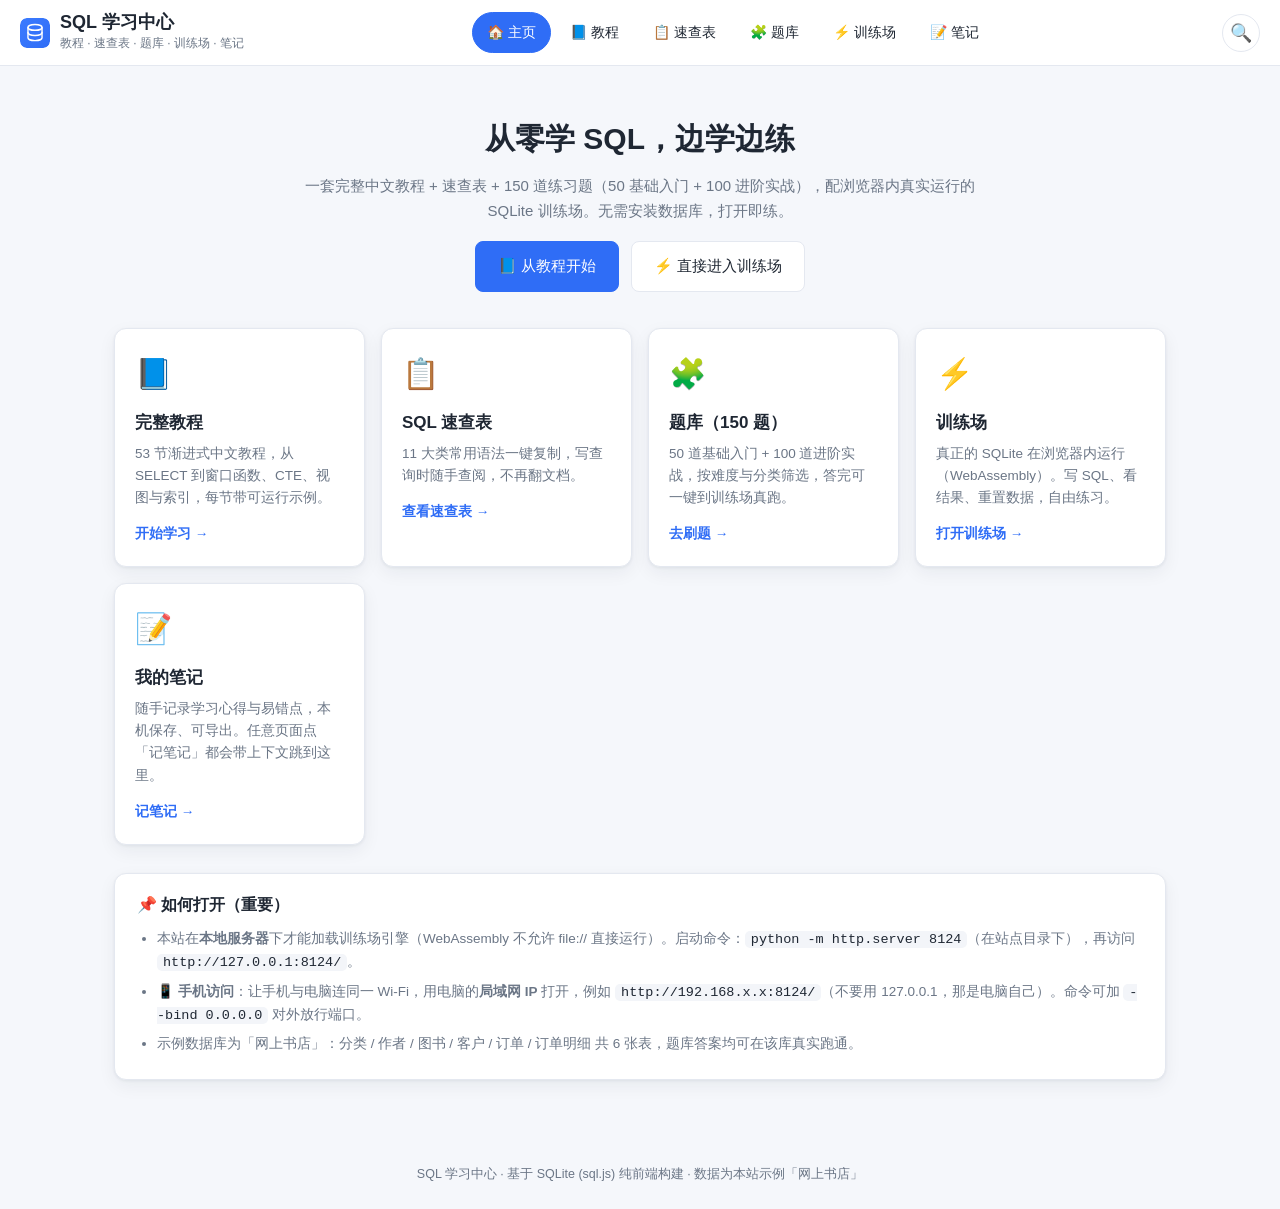
<file: index.html>
<!DOCTYPE html>
<html lang="zh-CN">
<head>
  <meta charset="UTF-8" />
  <meta name="viewport" content="width=device-width, initial-scale=1.0" />
  <link rel="icon" type="image/svg+xml" href="assets/icon.svg" />
  <link rel="manifest" href="manifest.webmanifest" />
  <link rel="apple-touch-icon" href="assets/icon-180.png" />
  <meta name="theme-color" content="#2f6df6" />
  <meta name="apple-mobile-web-app-capable" content="yes" />
  <meta name="apple-mobile-web-app-status-bar-style" content="default" />
  <meta name="apple-mobile-web-app-title" content="SQL学习" />
  <title>SQL 学习中心 · 主页</title>
  <link rel="stylesheet" href="css/style.css" />
</head>
<body data-page="home">
  <header class="topbar">
    <div class="brand">
      <button class="menu-toggle" id="menuToggle" aria-label="菜单" aria-expanded="false">☰</button>
      <img class="logo-img" src="assets/icon.svg" alt="SQL 学习中心" />
      <div class="brand-text">
        <a href="index.html" class="brand-link"><h1>SQL 学习中心</h1></a>
        <p class="subtitle">教程 · 速查表 · 题库 · 训练场 · 笔记</p>
      </div>
    </div>
    <nav class="nav" id="nav">
      <a href="index.html" data-nav="home">🏠 主页</a>
      <a href="tutorial.html" data-nav="tutorial">📘 教程</a>
      <a href="cheatsheet.html" data-nav="cheatsheet">📋 速查表</a>
      <a href="questions.html" data-nav="questions">🧩 题库</a>
      <a href="practice.html" data-nav="practice">⚡ 训练场</a>
      <a href="notes.html" data-nav="notes">📝 笔记</a>
    </nav>
  </header>

  <main class="home">
    <section class="hero">
      <h1>从零学 SQL，边学边练</h1>
      <p>一套完整中文教程 + 速查表 + 150 道练习题（50 基础入门 + 100 进阶实战），配浏览器内真实运行的 SQLite 训练场。无需安装数据库，打开即练。</p>
      <div class="hero-actions">
        <a class="btn primary big" href="tutorial.html">📘 从教程开始</a>
        <a class="btn big" href="practice.html">⚡ 直接进入训练场</a>
      </div>
    </section>

    <section class="home-cards">
      <a class="home-card" href="tutorial.html">
        <div class="hc-icon">📘</div>
        <h3>完整教程</h3>
        <p>53 节渐进式中文教程，从 SELECT 到窗口函数、CTE、视图与索引，每节带可运行示例。</p>
        <span class="hc-go">开始学习 →</span>
      </a>
      <a class="home-card" href="cheatsheet.html">
        <div class="hc-icon">📋</div>
        <h3>SQL 速查表</h3>
        <p>11 大类常用语法一键复制，写查询时随手查阅，不再翻文档。</p>
        <span class="hc-go">查看速查表 →</span>
      </a>
      <a class="home-card" href="questions.html">
        <div class="hc-icon">🧩</div>
        <h3>题库（150 题）</h3>
        <p>50 道基础入门 + 100 道进阶实战，按难度与分类筛选，答完可一键到训练场真跑。</p>
        <span class="hc-go">去刷题 →</span>
      </a>
      <a class="home-card" href="practice.html">
        <div class="hc-icon">⚡</div>
        <h3>训练场</h3>
        <p>真正的 SQLite 在浏览器内运行（WebAssembly）。写 SQL、看结果、重置数据，自由练习。</p>
        <span class="hc-go">打开训练场 →</span>
      </a>
      <a class="home-card" href="notes.html">
        <div class="hc-icon">📝</div>
        <h3>我的笔记</h3>
        <p>随手记录学习心得与易错点，本机保存、可导出。任意页面点「记笔记」都会带上下文跳到这里。</p>
        <span class="hc-go">记笔记 →</span>
      </a>
    </section>

    <section class="home-note">
      <h3>📌 如何打开（重要）</h3>
      <ul>
        <li>本站在<b>本地服务器</b>下才能加载训练场引擎（WebAssembly 不允许 file:// 直接运行）。启动命令：<code>python -m http.server 8124</code>（在站点目录下），再访问 <code>http://127.0.0.1:8124/</code>。</li>
        <li>📱 <b>手机访问</b>：让手机与电脑连同一 Wi-Fi，用电脑的<b>局域网 IP</b> 打开，例如 <code>http://192.168.x.x:8124/</code>（不要用 127.0.0.1，那是电脑自己）。命令可加 <code>--bind 0.0.0.0</code> 对外放行端口。</li>
        <li>示例数据库为「网上书店」：分类 / 作者 / 图书 / 客户 / 订单 / 订单明细 共 6 张表，题库答案均可在该库真实跑通。</li>
      </ul>
    </section>
  </main>

  <footer class="footer">
    <span>SQL 学习中心 · 基于 SQLite (sql.js) 纯前端构建 · 数据为本站示例「网上书店」</span>
  </footer>

  <script src="js/site.js"></script>
</body>
</html>
</file>
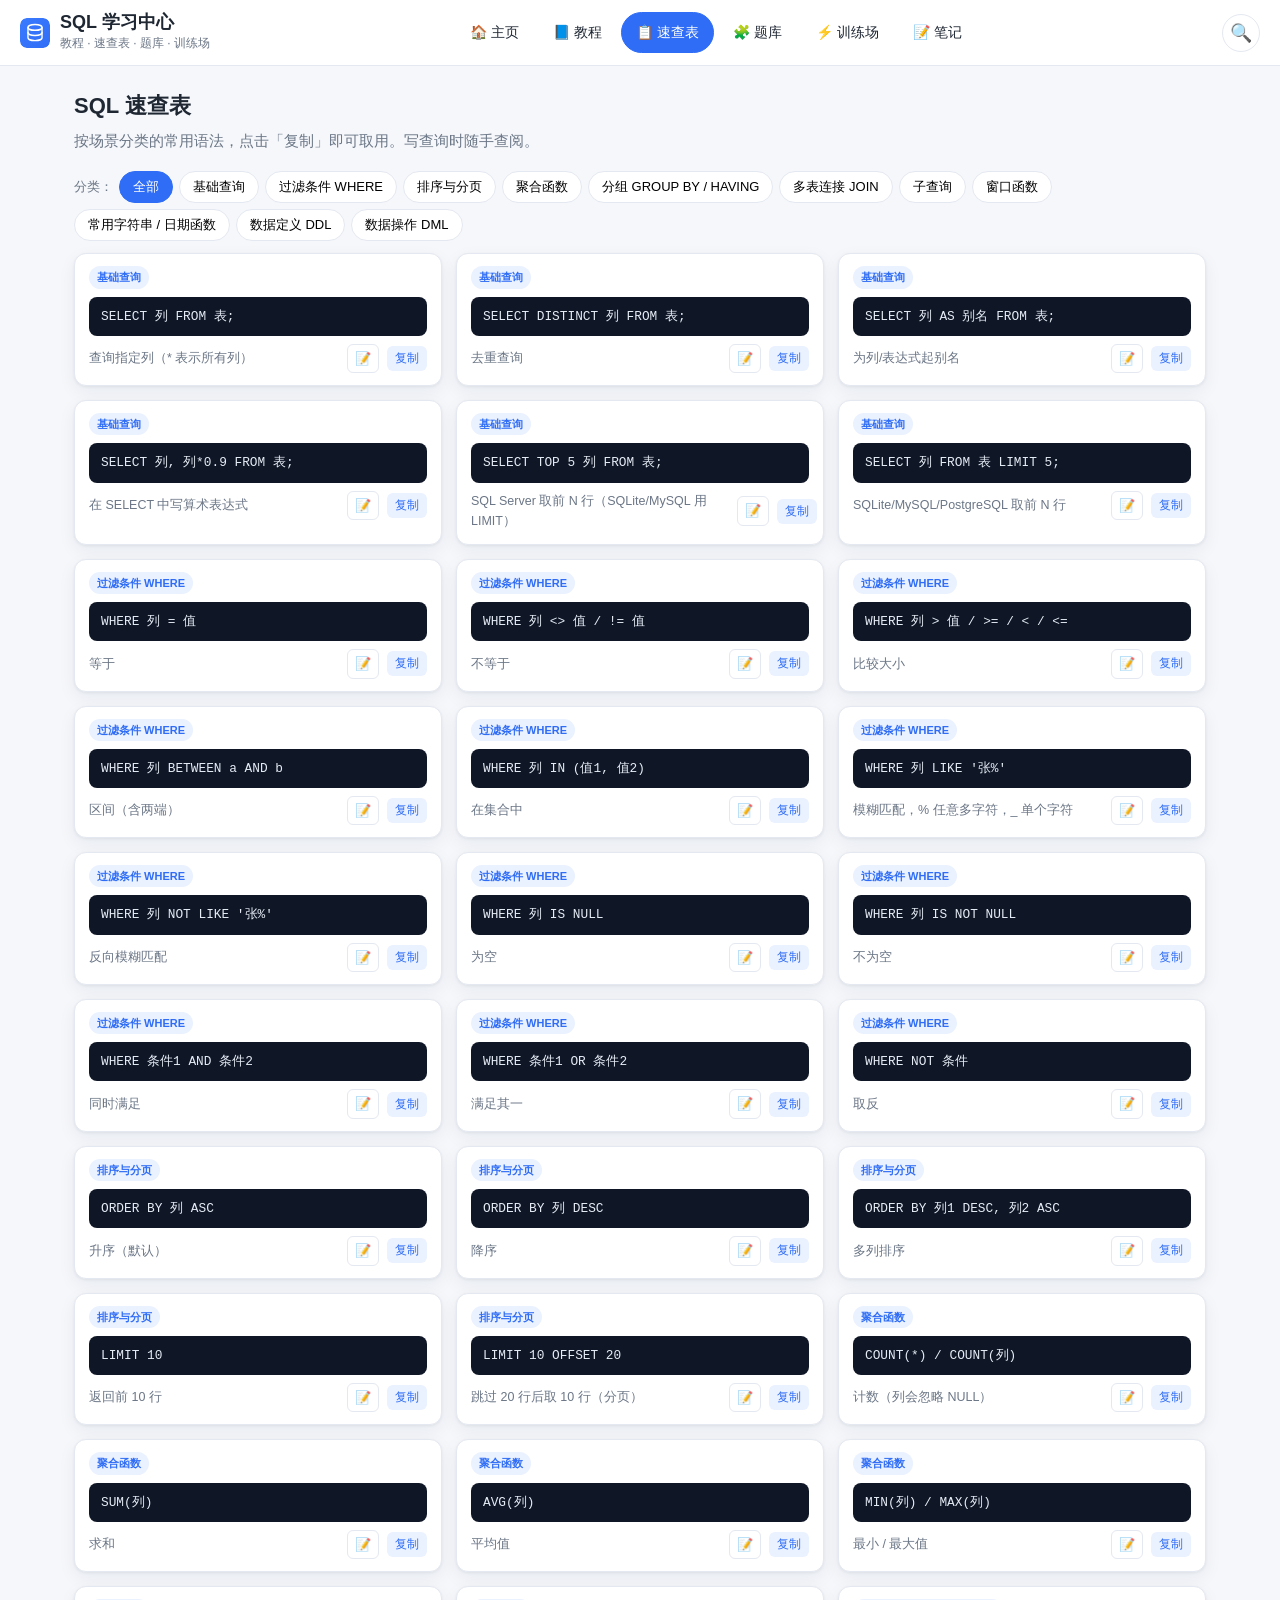
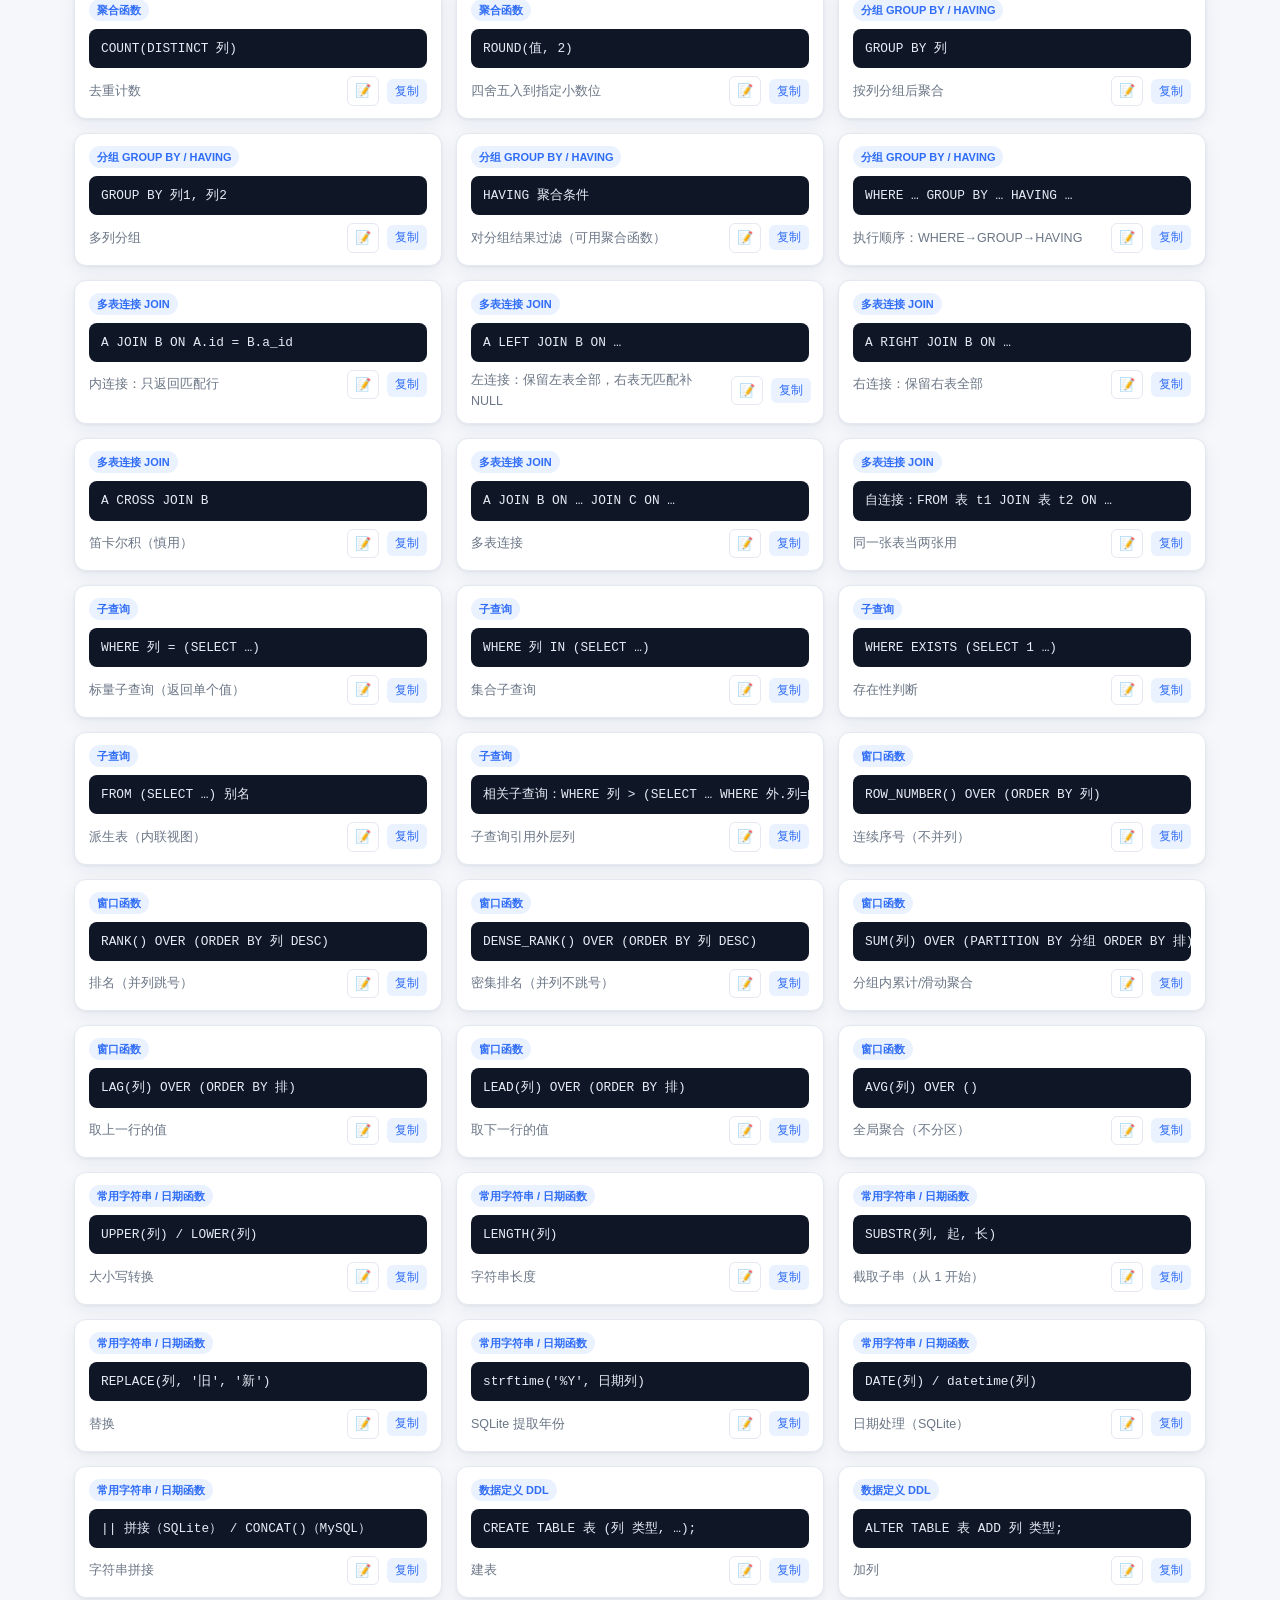
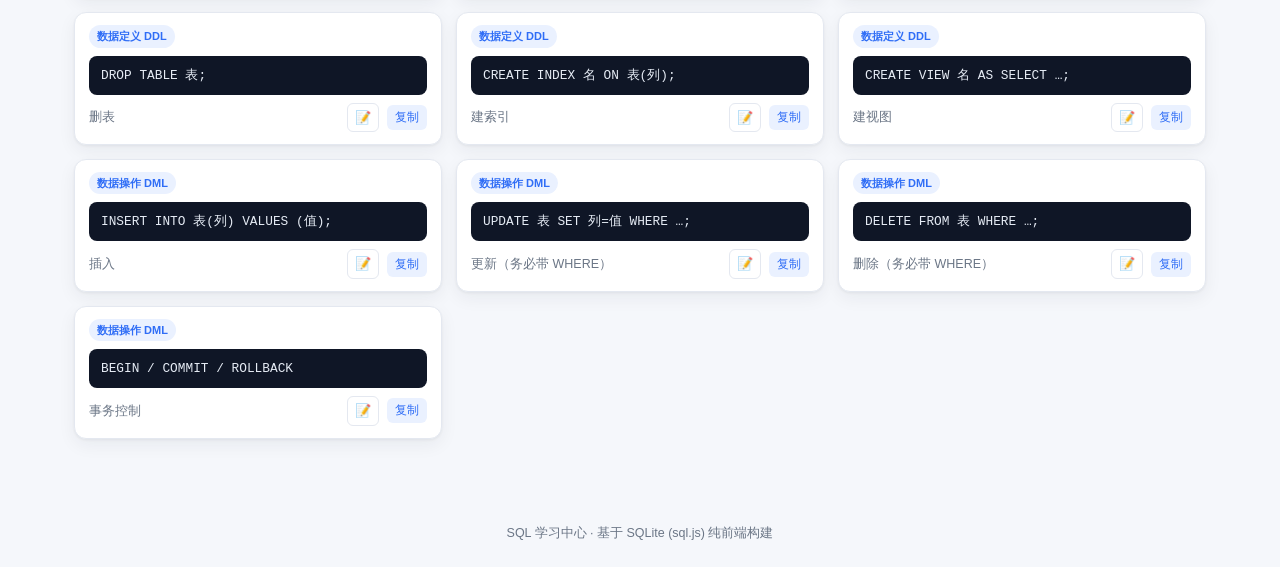
<file: cheatsheet.html>
<!DOCTYPE html>
<html lang="zh-CN">
<head>
  <meta charset="UTF-8" />
  <meta name="viewport" content="width=device-width, initial-scale=1.0" />
  <link rel="icon" type="image/svg+xml" href="assets/icon.svg" />
  <link rel="manifest" href="manifest.webmanifest" />
  <link rel="apple-touch-icon" href="assets/icon-180.png" />
  <meta name="theme-color" content="#2f6df6" />
  <meta name="apple-mobile-web-app-capable" content="yes" />
  <meta name="apple-mobile-web-app-status-bar-style" content="default" />
  <meta name="apple-mobile-web-app-title" content="SQL学习" />
  <title>SQL 速查表 · SQL 学习中心</title>
  <link rel="stylesheet" href="css/style.css" />
</head>
<body data-page="cheatsheet">
  <header class="topbar">
    <div class="brand">
      <button class="menu-toggle" id="menuToggle" aria-label="菜单" aria-expanded="false">☰</button>
      <img class="logo-img" src="assets/icon.svg" alt="SQL 学习中心" />
      <div class="brand-text">
        <a href="index.html" class="brand-link"><h1>SQL 学习中心</h1></a>
        <p class="subtitle">教程 · 速查表 · 题库 · 训练场</p>
      </div>
    </div>
    <nav class="nav" id="nav">
      <a href="index.html" data-nav="home">🏠 主页</a>
      <a href="tutorial.html" data-nav="tutorial">📘 教程</a>
      <a href="cheatsheet.html" data-nav="cheatsheet">📋 速查表</a>
      <a href="questions.html" data-nav="questions">🧩 题库</a>
      <a href="practice.html" data-nav="practice">⚡ 训练场</a>
      <a href="notes.html" data-nav="notes">📝 笔记</a>
    </nav>
  </header>

  <main>
    <div class="section-head">
      <h2>SQL 速查表</h2>
      <p>按场景分类的常用语法，点击「复制」即可取用。写查询时随手查阅。</p>
    </div>
    <div id="cheatFilters" class="q-filters"></div>
    <div id="cheatGrid" class="cheat-grid"></div>
  </main>

  <footer class="footer">
    <span>SQL 学习中心 · 基于 SQLite (sql.js) 纯前端构建</span>
  </footer>

  <script src="js/cheatsheet.js"></script>
  <script src="js/site.js"></script>
  <script src="js/app.js"></script>
</body>
</html>
</file>
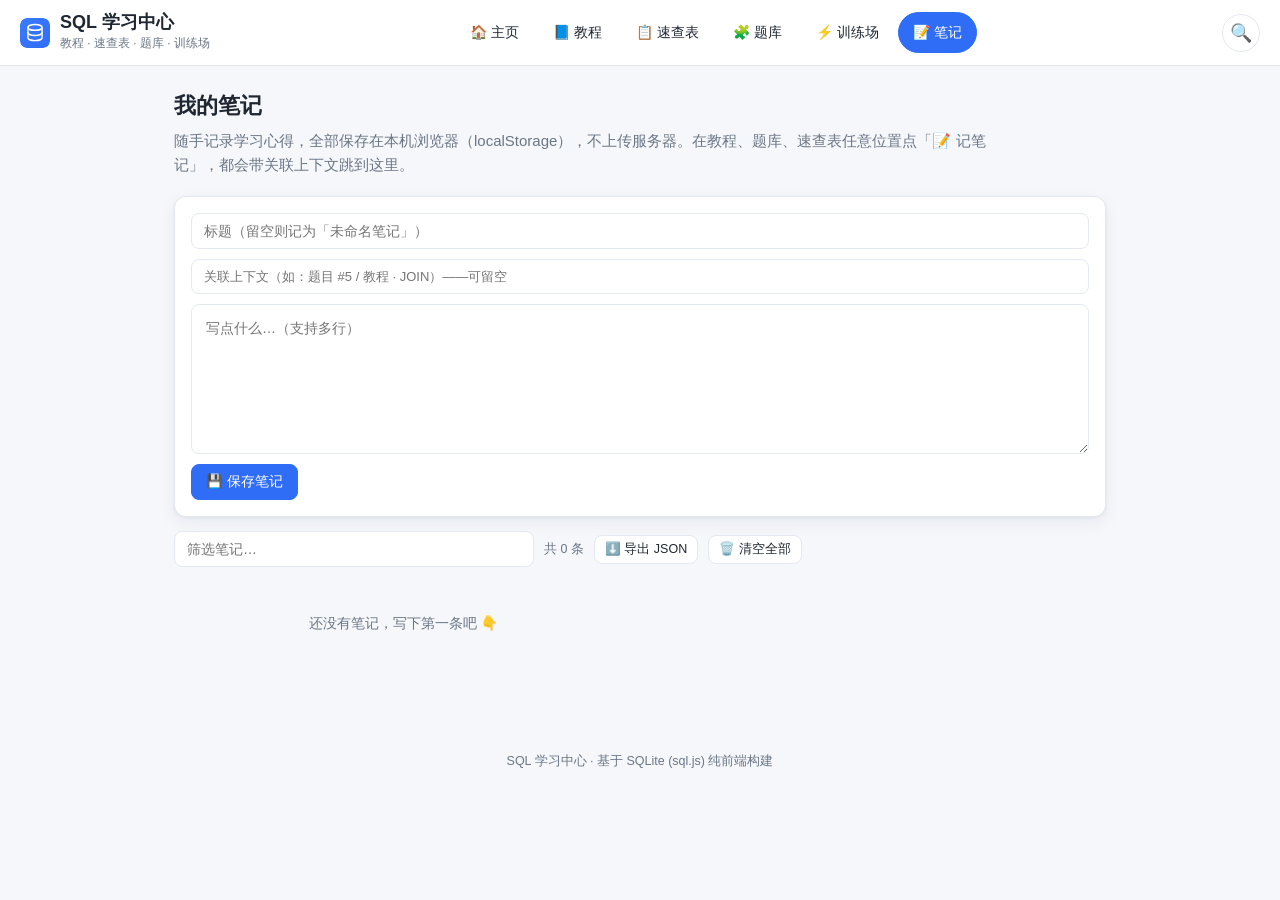
<file: notes.html>
<!DOCTYPE html>
<html lang="zh-CN">
<head>
  <meta charset="UTF-8" />
  <meta name="viewport" content="width=device-width, initial-scale=1.0" />
  <link rel="icon" type="image/svg+xml" href="assets/icon.svg" />
  <link rel="manifest" href="manifest.webmanifest" />
  <link rel="apple-touch-icon" href="assets/icon-180.png" />
  <meta name="theme-color" content="#2f6df6" />
  <meta name="apple-mobile-web-app-capable" content="yes" />
  <meta name="apple-mobile-web-app-status-bar-style" content="default" />
  <meta name="apple-mobile-web-app-title" content="SQL学习" />
  <title>我的笔记 · SQL 学习中心</title>
  <link rel="stylesheet" href="css/style.css" />
</head>
<body data-page="notes">
  <header class="topbar">
    <div class="brand">
      <button class="menu-toggle" id="menuToggle" aria-label="菜单" aria-expanded="false">☰</button>
      <img class="logo-img" src="assets/icon.svg" alt="SQL 学习中心" />
      <div class="brand-text">
        <a href="index.html" class="brand-link"><h1>SQL 学习中心</h1></a>
        <p class="subtitle">教程 · 速查表 · 题库 · 训练场</p>
      </div>
    </div>
    <nav class="nav" id="nav">
      <a href="index.html" data-nav="home">🏠 主页</a>
      <a href="tutorial.html" data-nav="tutorial">📘 教程</a>
      <a href="cheatsheet.html" data-nav="cheatsheet">📋 速查表</a>
      <a href="questions.html" data-nav="questions">🧩 题库</a>
      <a href="practice.html" data-nav="practice">⚡ 训练场</a>
      <a href="notes.html" data-nav="notes">📝 笔记</a>
    </nav>
  </header>

  <main class="notes-page">
    <div class="section-head">
      <h2>我的笔记</h2>
      <p>随手记录学习心得，全部保存在本机浏览器（localStorage），不上传服务器。在教程、题库、速查表任意位置点「📝 记笔记」，都会带关联上下文跳到这里。</p>
    </div>

    <section class="note-composer">
      <div class="note-row">
        <input id="noteTitle" class="note-input" type="text" placeholder="标题（留空则记为「未命名笔记」）" />
      </div>
      <div class="note-row">
        <input id="noteCtx" class="note-input ctx" type="text" placeholder="关联上下文（如：题目 #5 / 教程 · JOIN）——可留空" />
      </div>
      <textarea id="noteContent" class="note-textarea" placeholder="写点什么…（支持多行）"></textarea>
      <div class="note-composer-actions">
        <button id="noteSave" class="btn primary">💾 保存笔记</button>
        <button id="noteNew" class="btn" style="display:none">＋ 新建</button>
      </div>
    </section>

    <div class="note-toolbar">
      <input id="noteFilter" class="note-input" type="search" placeholder="筛选笔记…" />
      <span id="noteCount" class="note-count"></span>
      <button id="noteExport" class="btn small">⬇️ 导出 JSON</button>
      <button id="noteClear" class="btn small">🗑️ 清空全部</button>
    </div>

    <div id="noteList" class="note-list"></div>
  </main>

  <footer class="footer">
    <span>SQL 学习中心 · 基于 SQLite (sql.js) 纯前端构建</span>
  </footer>

  <script src="js/site.js"></script>
  <script src="js/app.js"></script>
</body>
</html>
</file>
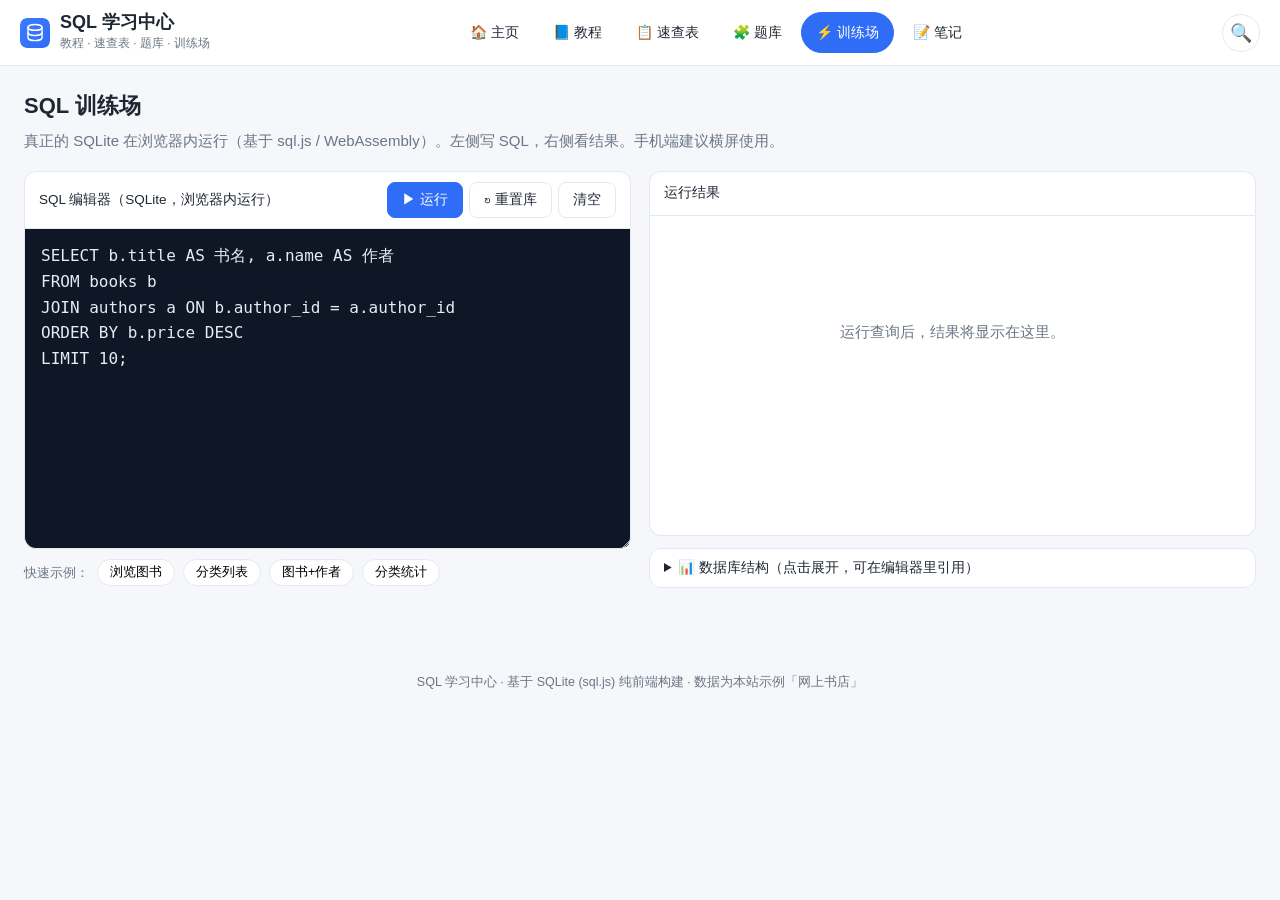
<file: practice.html>
<!DOCTYPE html>
<html lang="zh-CN">
<head>
  <meta charset="UTF-8" />
  <meta name="viewport" content="width=device-width, initial-scale=1.0" />
  <link rel="icon" type="image/svg+xml" href="assets/icon.svg" />
  <link rel="manifest" href="manifest.webmanifest" />
  <link rel="apple-touch-icon" href="assets/icon-180.png" />
  <meta name="theme-color" content="#2f6df6" />
  <meta name="apple-mobile-web-app-capable" content="yes" />
  <meta name="apple-mobile-web-app-status-bar-style" content="default" />
  <meta name="apple-mobile-web-app-title" content="SQL学习" />
  <title>SQL 训练场 · SQL 学习中心</title>
  <link rel="stylesheet" href="css/style.css" />
</head>
<body data-page="practice">
  <header class="topbar">
    <div class="brand">
      <button class="menu-toggle" id="menuToggle" aria-label="菜单" aria-expanded="false">☰</button>
      <img class="logo-img" src="assets/icon.svg" alt="SQL 学习中心" />
      <div class="brand-text">
        <a href="index.html" class="brand-link"><h1>SQL 学习中心</h1></a>
        <p class="subtitle">教程 · 速查表 · 题库 · 训练场</p>
      </div>
    </div>
    <nav class="nav" id="nav">
      <a href="index.html" data-nav="home">🏠 主页</a>
      <a href="tutorial.html" data-nav="tutorial">📘 教程</a>
      <a href="cheatsheet.html" data-nav="cheatsheet">📋 速查表</a>
      <a href="questions.html" data-nav="questions">🧩 题库</a>
      <a href="practice.html" data-nav="practice">⚡ 训练场</a>
      <a href="notes.html" data-nav="notes">📝 笔记</a>
    </nav>
  </header>

  <main class="practice-page">
    <div class="section-head">
      <h2>SQL 训练场</h2>
      <p>真正的 SQLite 在浏览器内运行（基于 sql.js / WebAssembly）。左侧写 SQL，右侧看结果。手机端建议横屏使用。</p>
    </div>

    <!-- 题库带过来的题目会出现在这里（编辑器留空，先自行思考） -->
    <div id="questionPanel" class="question-panel" hidden></div>

    <div class="practice-wrap">
      <div class="editor-col">
        <div class="editor-head">
          <span>SQL 编辑器（SQLite，浏览器内运行）<span id="engineStatus" class="engine-status"></span></span>
          <div class="editor-actions">
            <button id="runBtn" class="btn primary">▶ 运行</button>
            <button id="resetBtn" class="btn">↻ 重置库</button>
            <button id="clearBtn" class="btn">清空</button>
          </div>
        </div>
        <textarea id="sqlInput" spellcheck="false" placeholder="在此输入 SQL，例如：SELECT * FROM books LIMIT 10;"></textarea>
        <div class="editor-quick">
          <span>快速示例：</span>
          <button class="chip" data-q="SELECT * FROM books LIMIT 10;">浏览图书</button>
          <button class="chip" data-q="SELECT name FROM categories;">分类列表</button>
          <button class="chip" data-q="SELECT b.title, a.name AS 作者 FROM books b JOIN authors a ON b.author_id=a.author_id LIMIT 10;">图书+作者</button>
          <button class="chip" data-q="SELECT category_id, COUNT(*) AS 数量 FROM books GROUP BY category_id;">分类统计</button>
        </div>
      </div>
      <div class="result-col">
        <div class="result-head">
          <span>运行结果</span>
          <span id="resultMeta" class="result-meta"></span>
        </div>
        <div id="resultArea" class="result-area">
          <div class="placeholder">运行查询后，结果将显示在这里。</div>
        </div>
        <details class="schema-box">
          <summary>📊 数据库结构（点击展开，可在编辑器里引用）</summary>
          <div id="schemaInfo" class="schema-info"></div>
        </details>
      </div>
    </div>
  </main>

  <footer class="footer">
    <span>SQL 学习中心 · 基于 SQLite (sql.js) 纯前端构建 · 数据为本站示例「网上书店」</span>
  </footer>

  <script src="lib/sql-wasm.js"></script>
  <script src="js/db.js"></script>
  <script src="js/questions.js"></script>
  <script src="js/site.js"></script>
  <script src="js/app.js"></script>
</body>
</html>
</file>
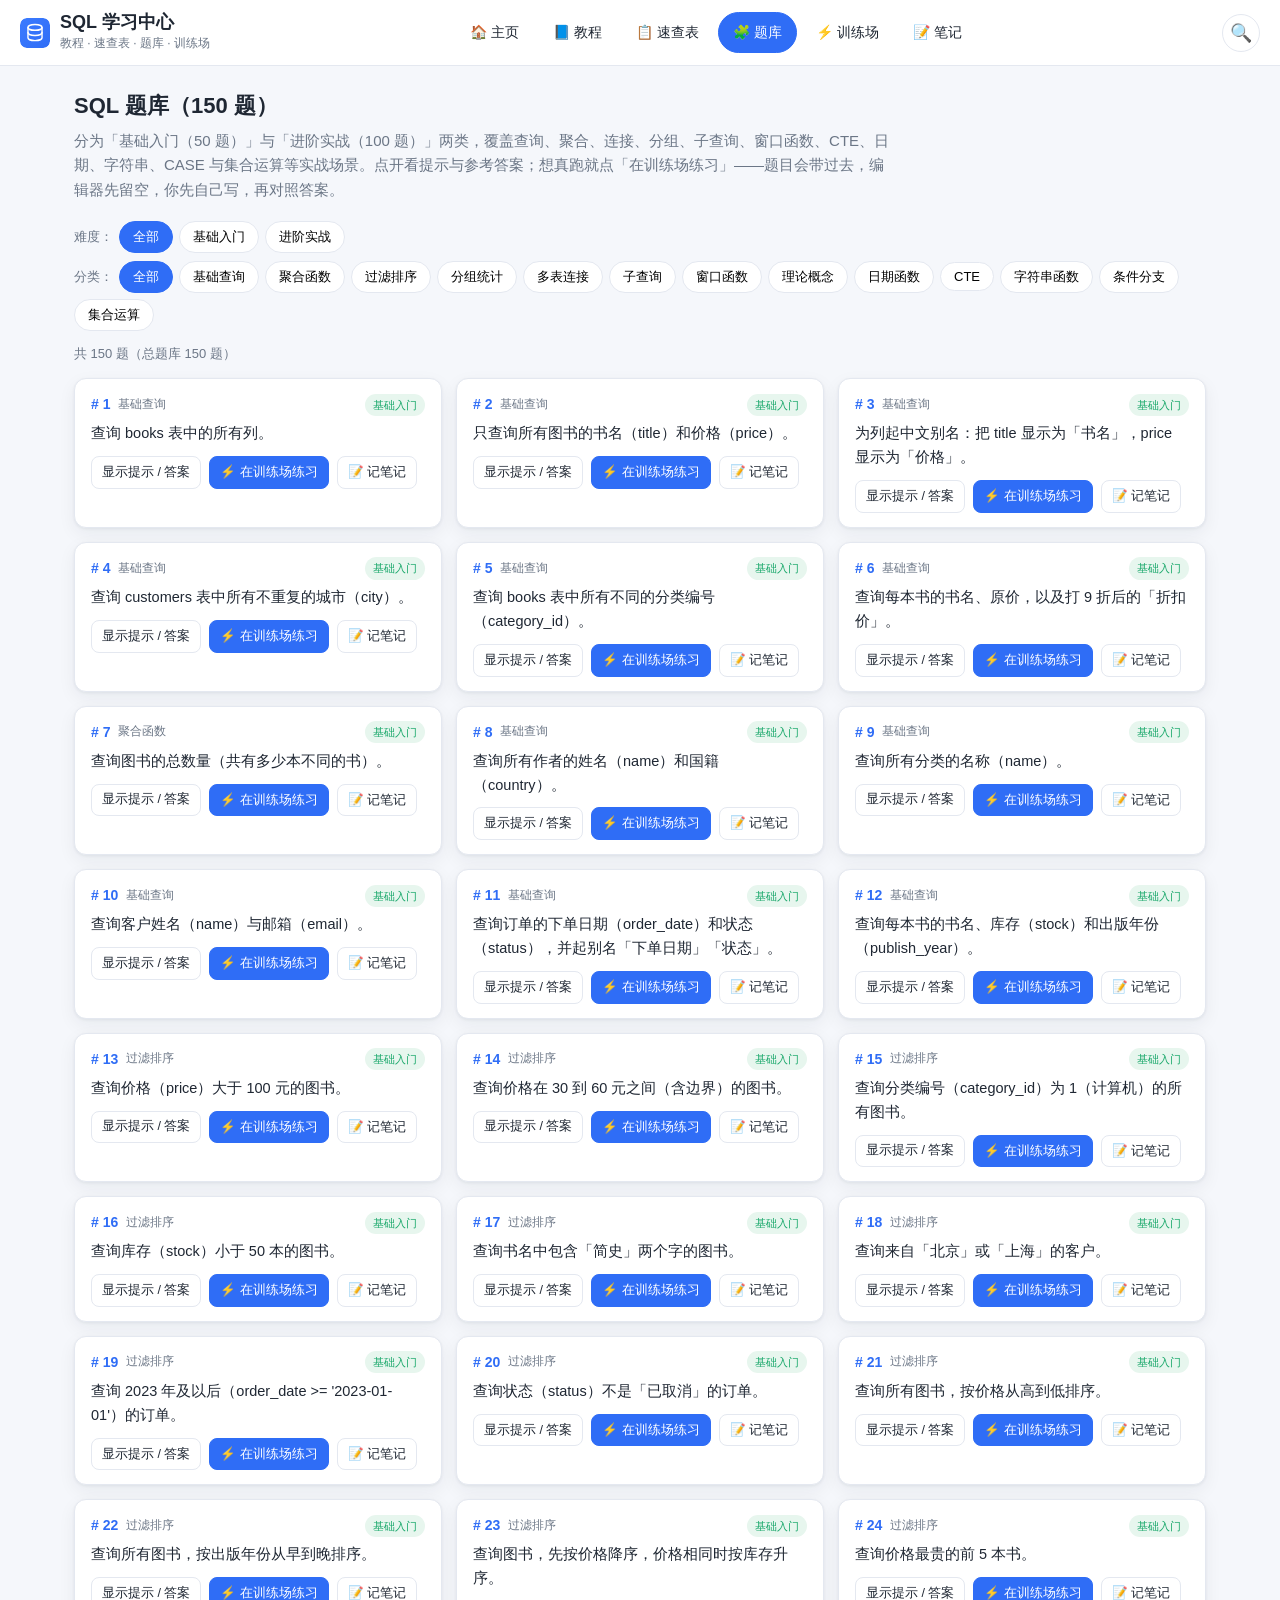
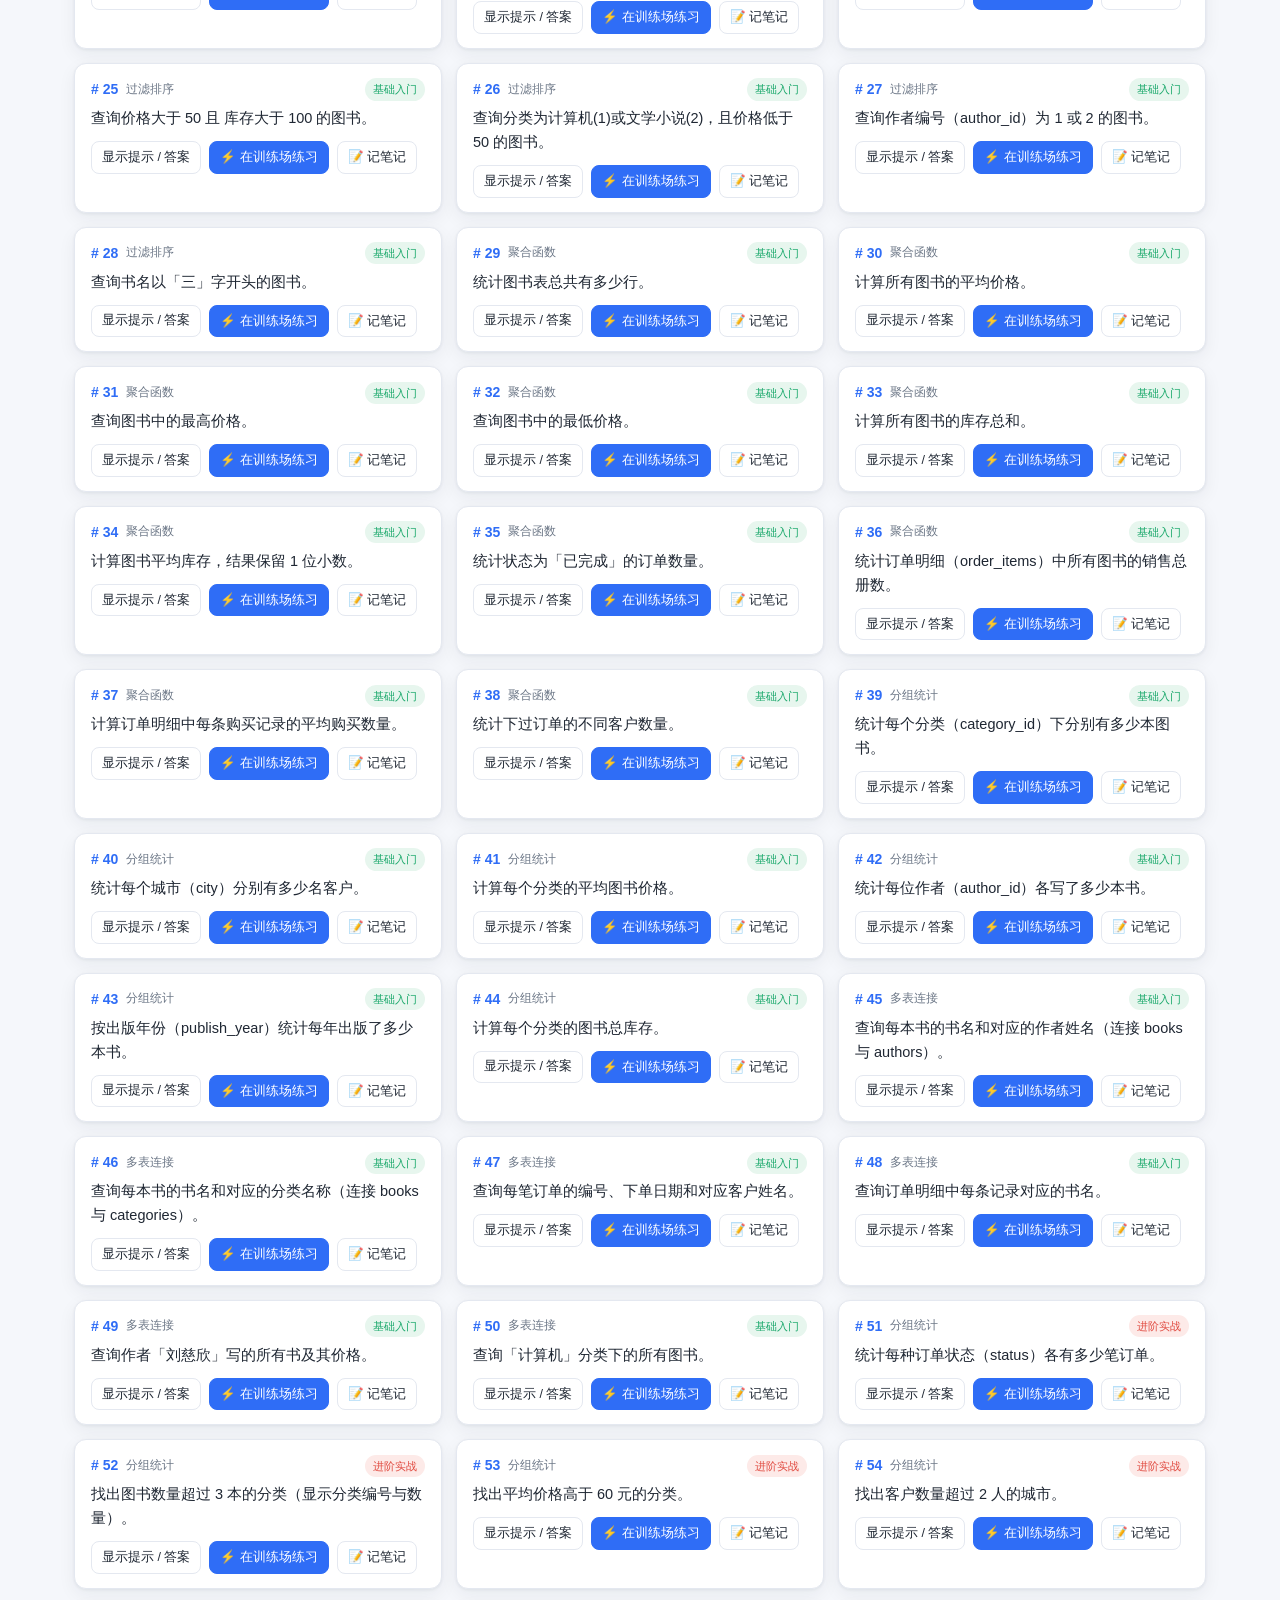
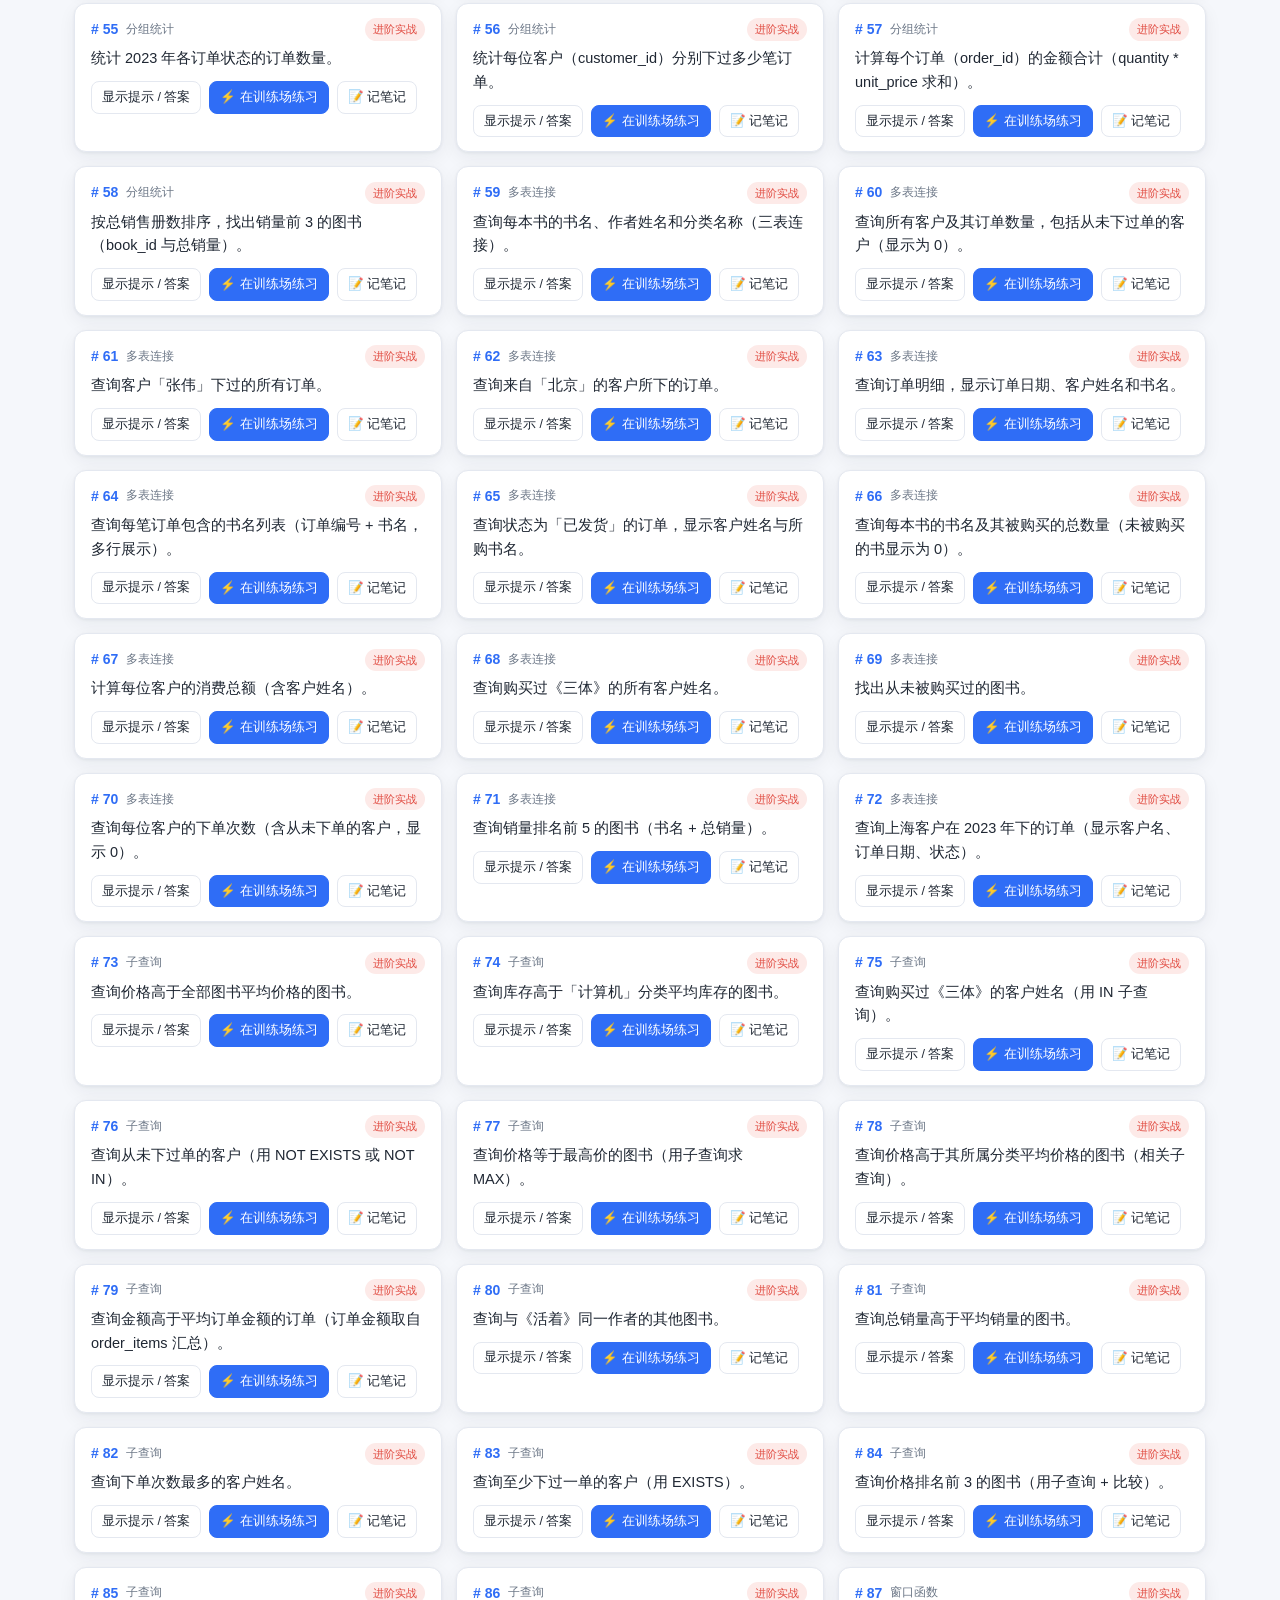
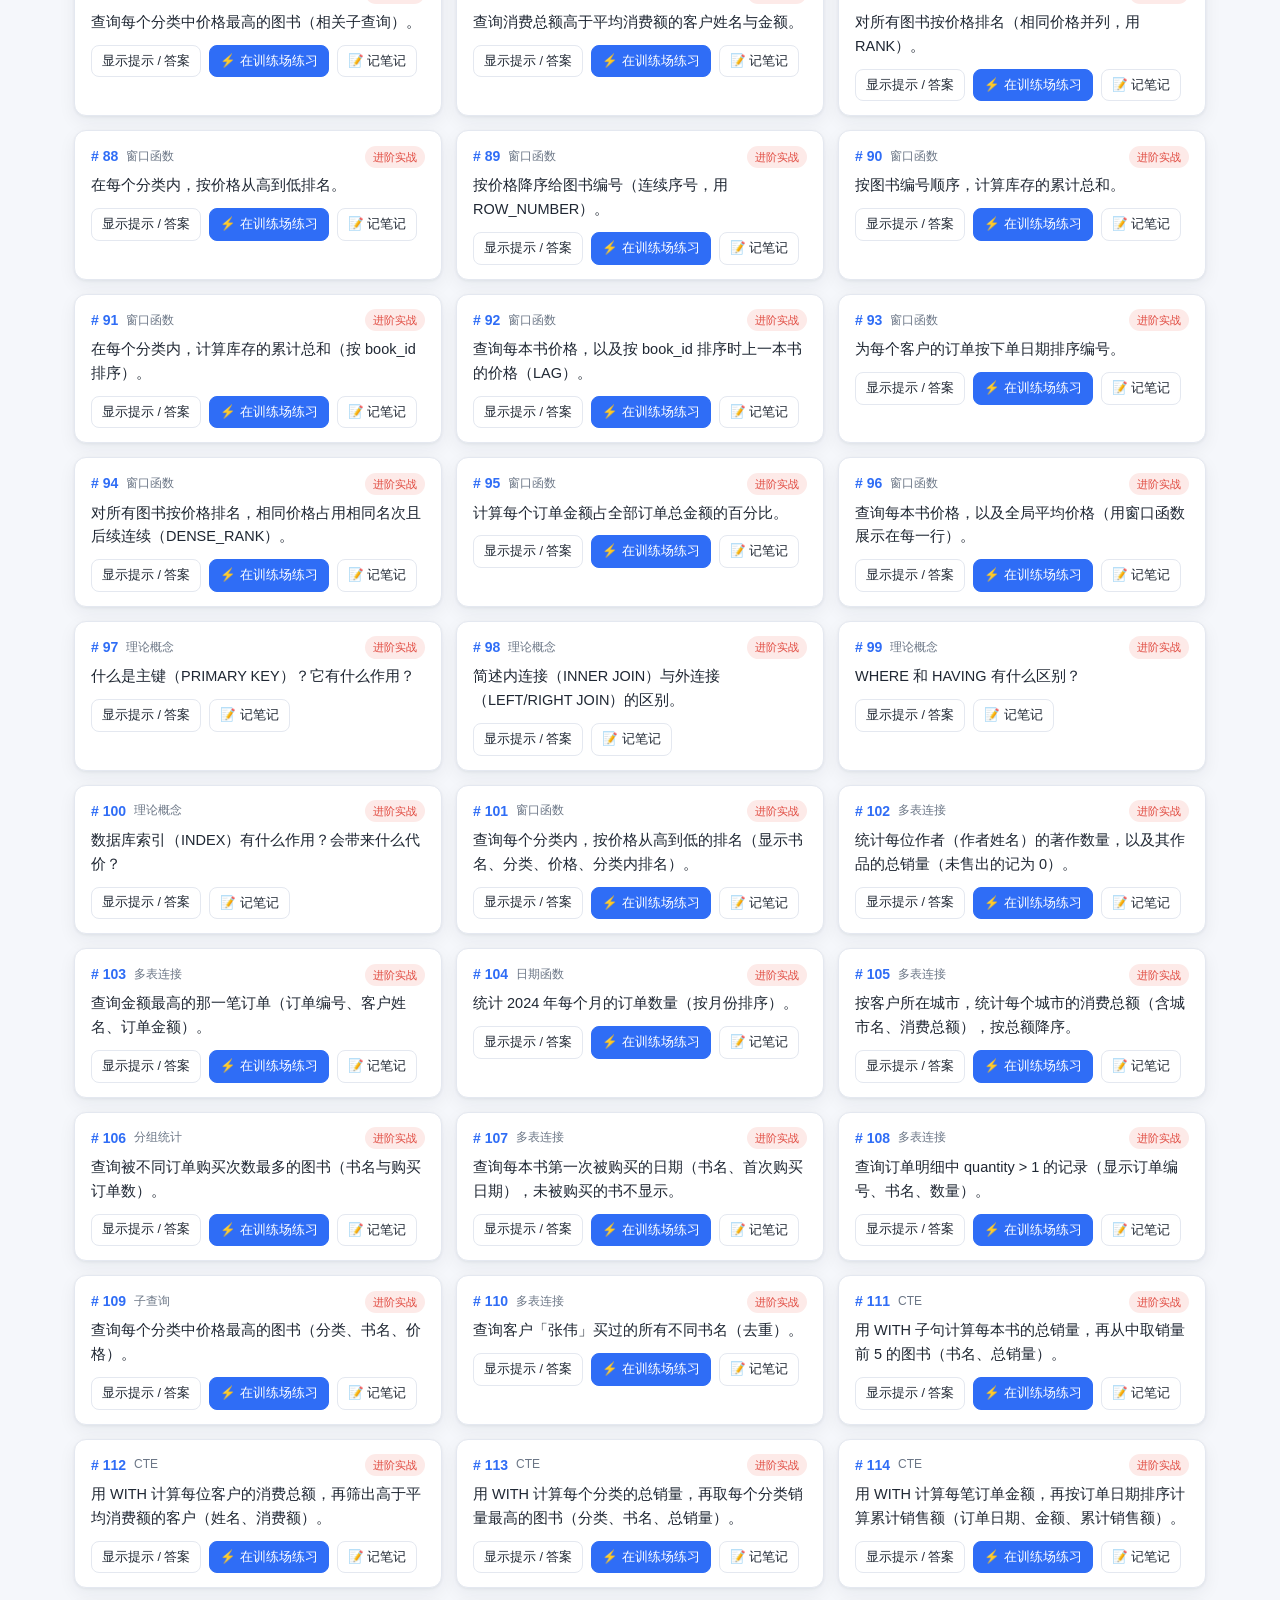
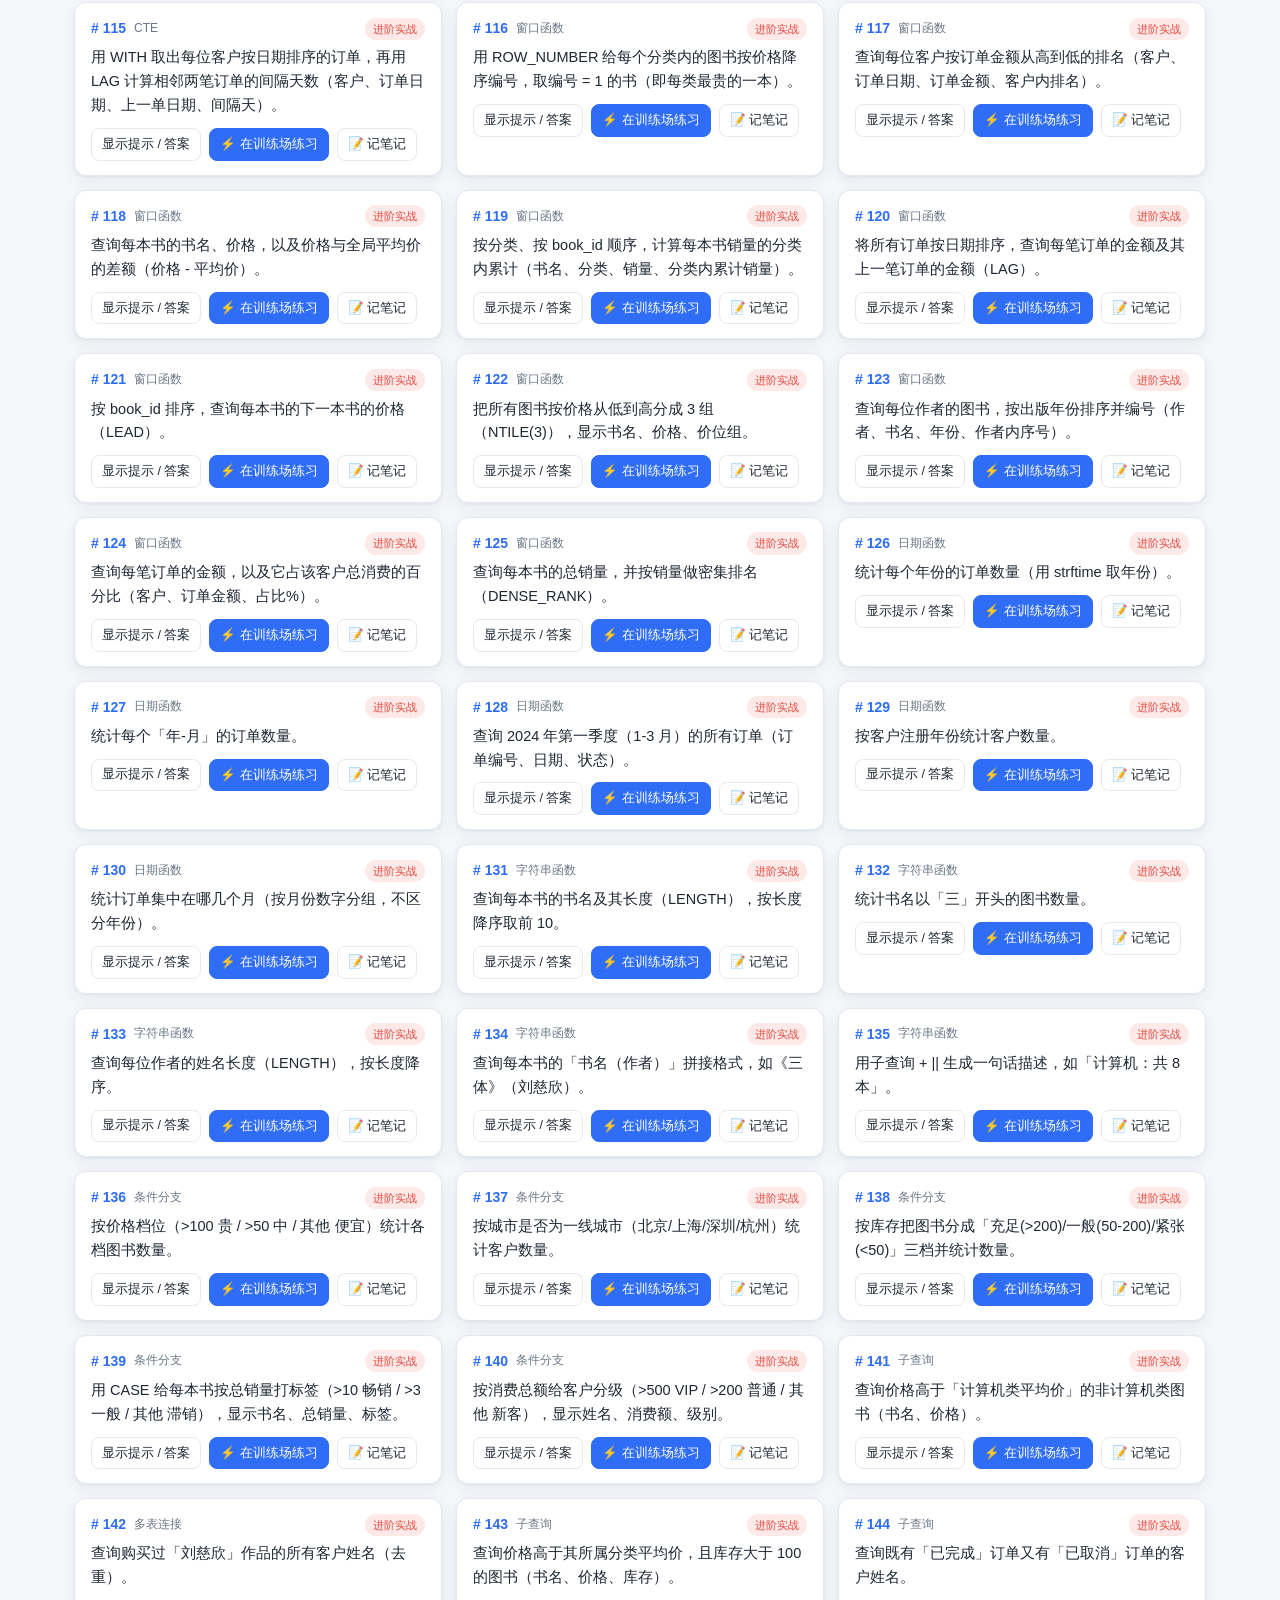
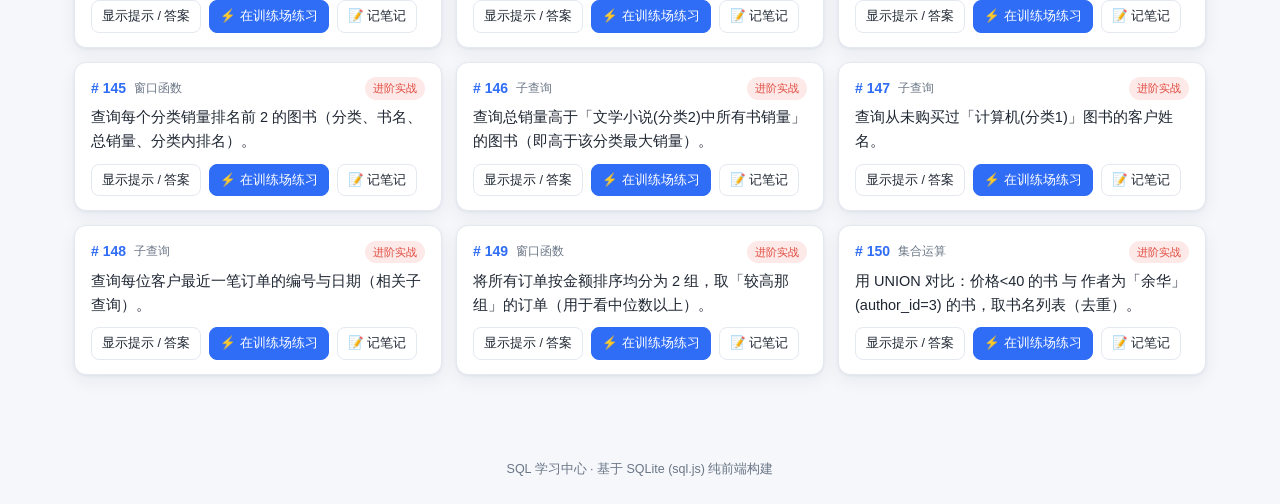
<file: questions.html>
<!DOCTYPE html>
<html lang="zh-CN">
<head>
  <meta charset="UTF-8" />
  <meta name="viewport" content="width=device-width, initial-scale=1.0" />
  <link rel="icon" type="image/svg+xml" href="assets/icon.svg" />
  <link rel="manifest" href="manifest.webmanifest" />
  <link rel="apple-touch-icon" href="assets/icon-180.png" />
  <meta name="theme-color" content="#2f6df6" />
  <meta name="apple-mobile-web-app-capable" content="yes" />
  <meta name="apple-mobile-web-app-status-bar-style" content="default" />
  <meta name="apple-mobile-web-app-title" content="SQL学习" />
  <title>SQL 题库（150 题） · SQL 学习中心</title>
  <link rel="stylesheet" href="css/style.css" />
</head>
<body data-page="questions">
  <header class="topbar">
    <div class="brand">
      <button class="menu-toggle" id="menuToggle" aria-label="菜单" aria-expanded="false">☰</button>
      <img class="logo-img" src="assets/icon.svg" alt="SQL 学习中心" />
      <div class="brand-text">
        <a href="index.html" class="brand-link"><h1>SQL 学习中心</h1></a>
        <p class="subtitle">教程 · 速查表 · 题库 · 训练场</p>
      </div>
    </div>
    <nav class="nav" id="nav">
      <a href="index.html" data-nav="home">🏠 主页</a>
      <a href="tutorial.html" data-nav="tutorial">📘 教程</a>
      <a href="cheatsheet.html" data-nav="cheatsheet">📋 速查表</a>
      <a href="questions.html" data-nav="questions">🧩 题库</a>
      <a href="practice.html" data-nav="practice">⚡ 训练场</a>
      <a href="notes.html" data-nav="notes">📝 笔记</a>
    </nav>
  </header>

  <main>
    <div class="section-head">
      <h2>SQL 题库（150 题）</h2>
      <p>分为「基础入门（50 题）」与「进阶实战（100 题）」两类，覆盖查询、聚合、连接、分组、子查询、窗口函数、CTE、日期、字符串、CASE 与集合运算等实战场景。点开看提示与参考答案；想真跑就点「在训练场练习」——题目会带过去，编辑器先留空，你先自己写，再对照答案。</p>
    </div>
    <div class="q-filters" id="qFilters"></div>
    <div class="q-stats" id="qStats"></div>
    <div id="qList" class="q-list"></div>
  </main>

  <footer class="footer">
    <span>SQL 学习中心 · 基于 SQLite (sql.js) 纯前端构建</span>
  </footer>

  <script src="js/questions.js"></script>
  <script src="js/site.js"></script>
  <script src="js/app.js"></script>
</body>
</html>
</file>
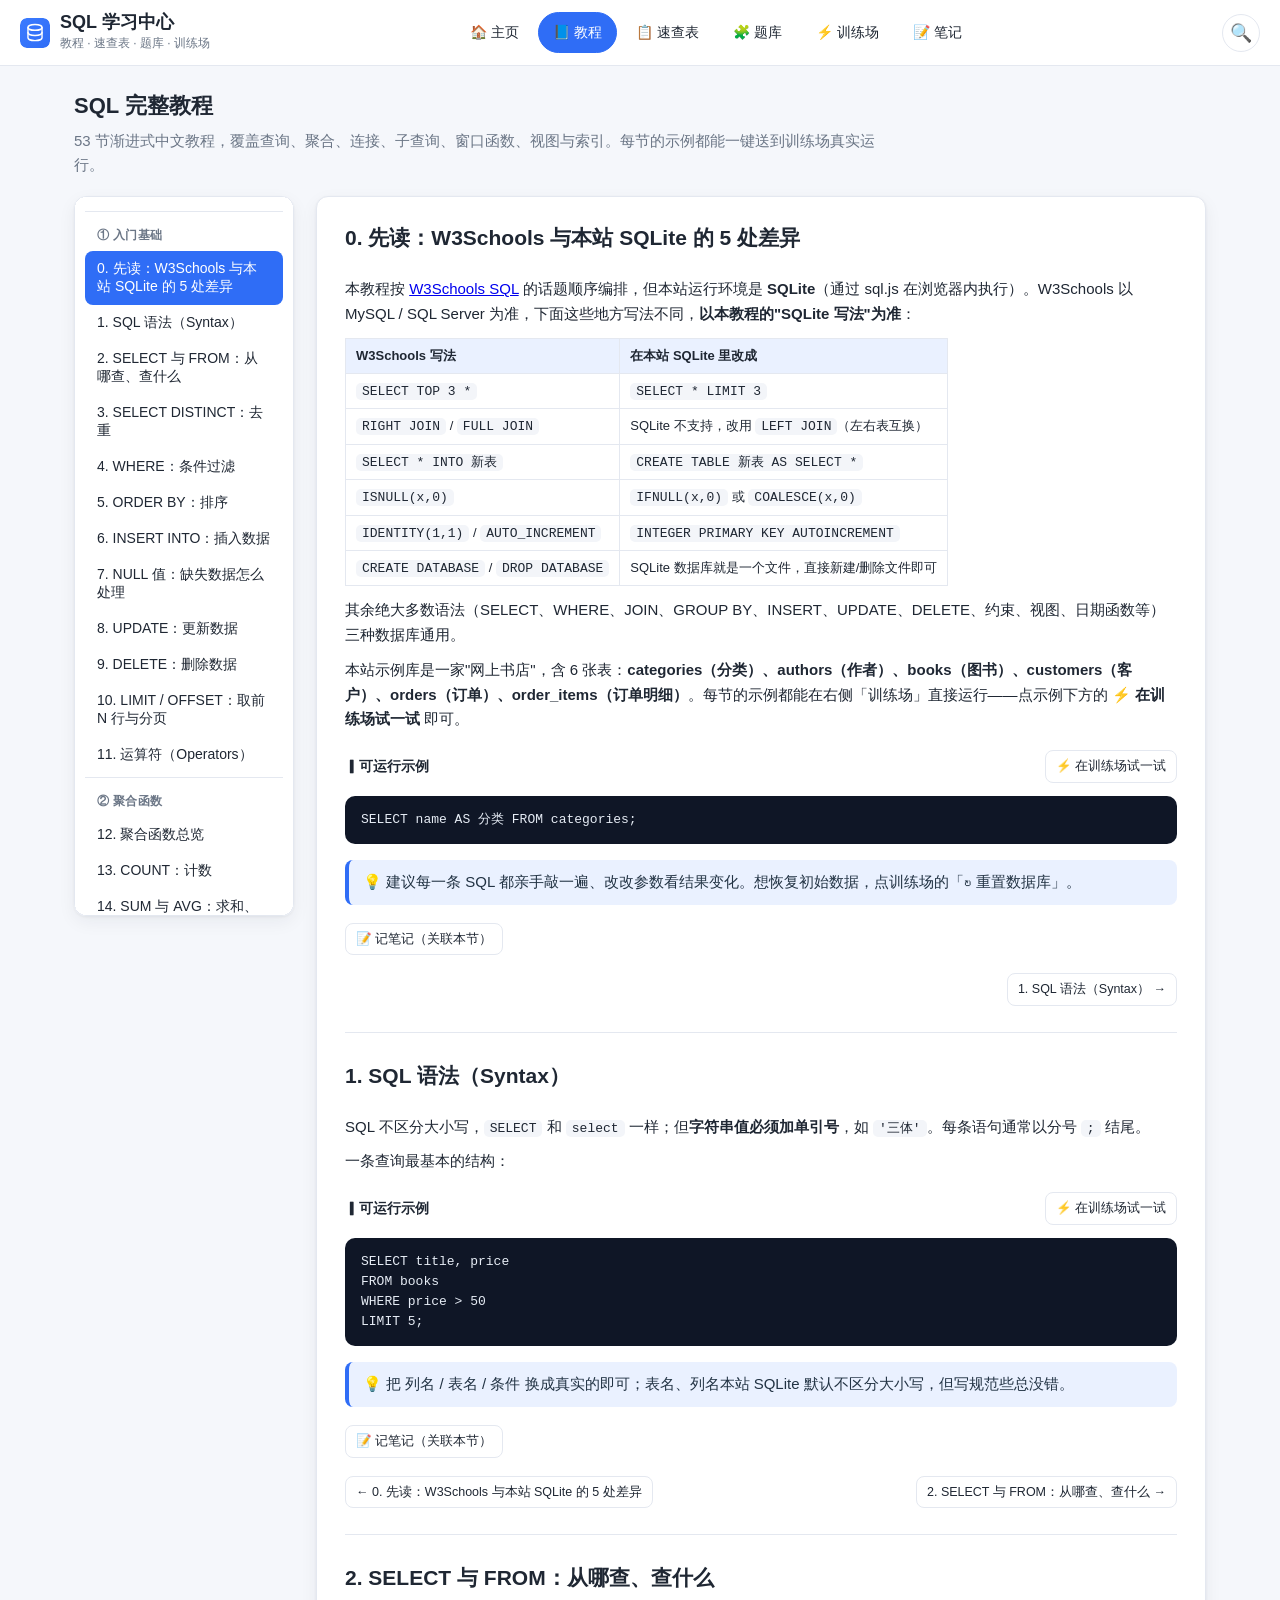
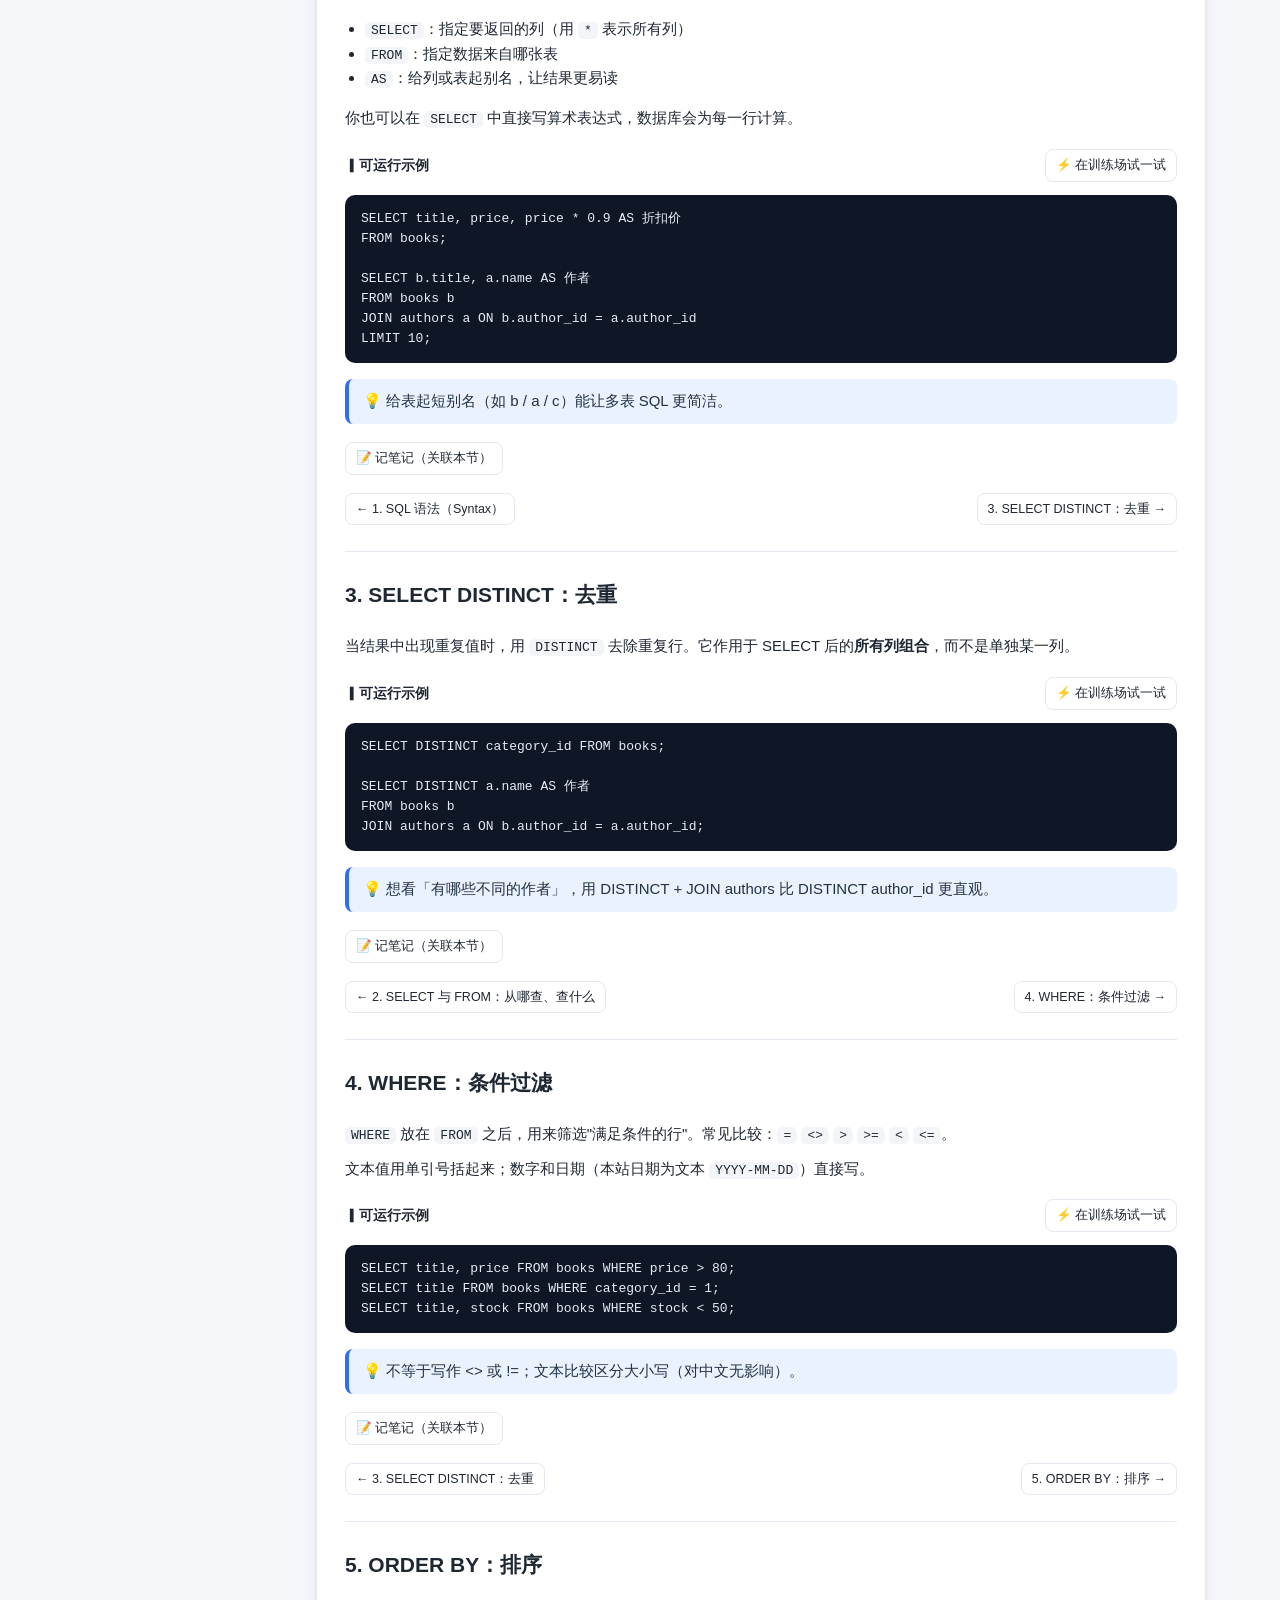
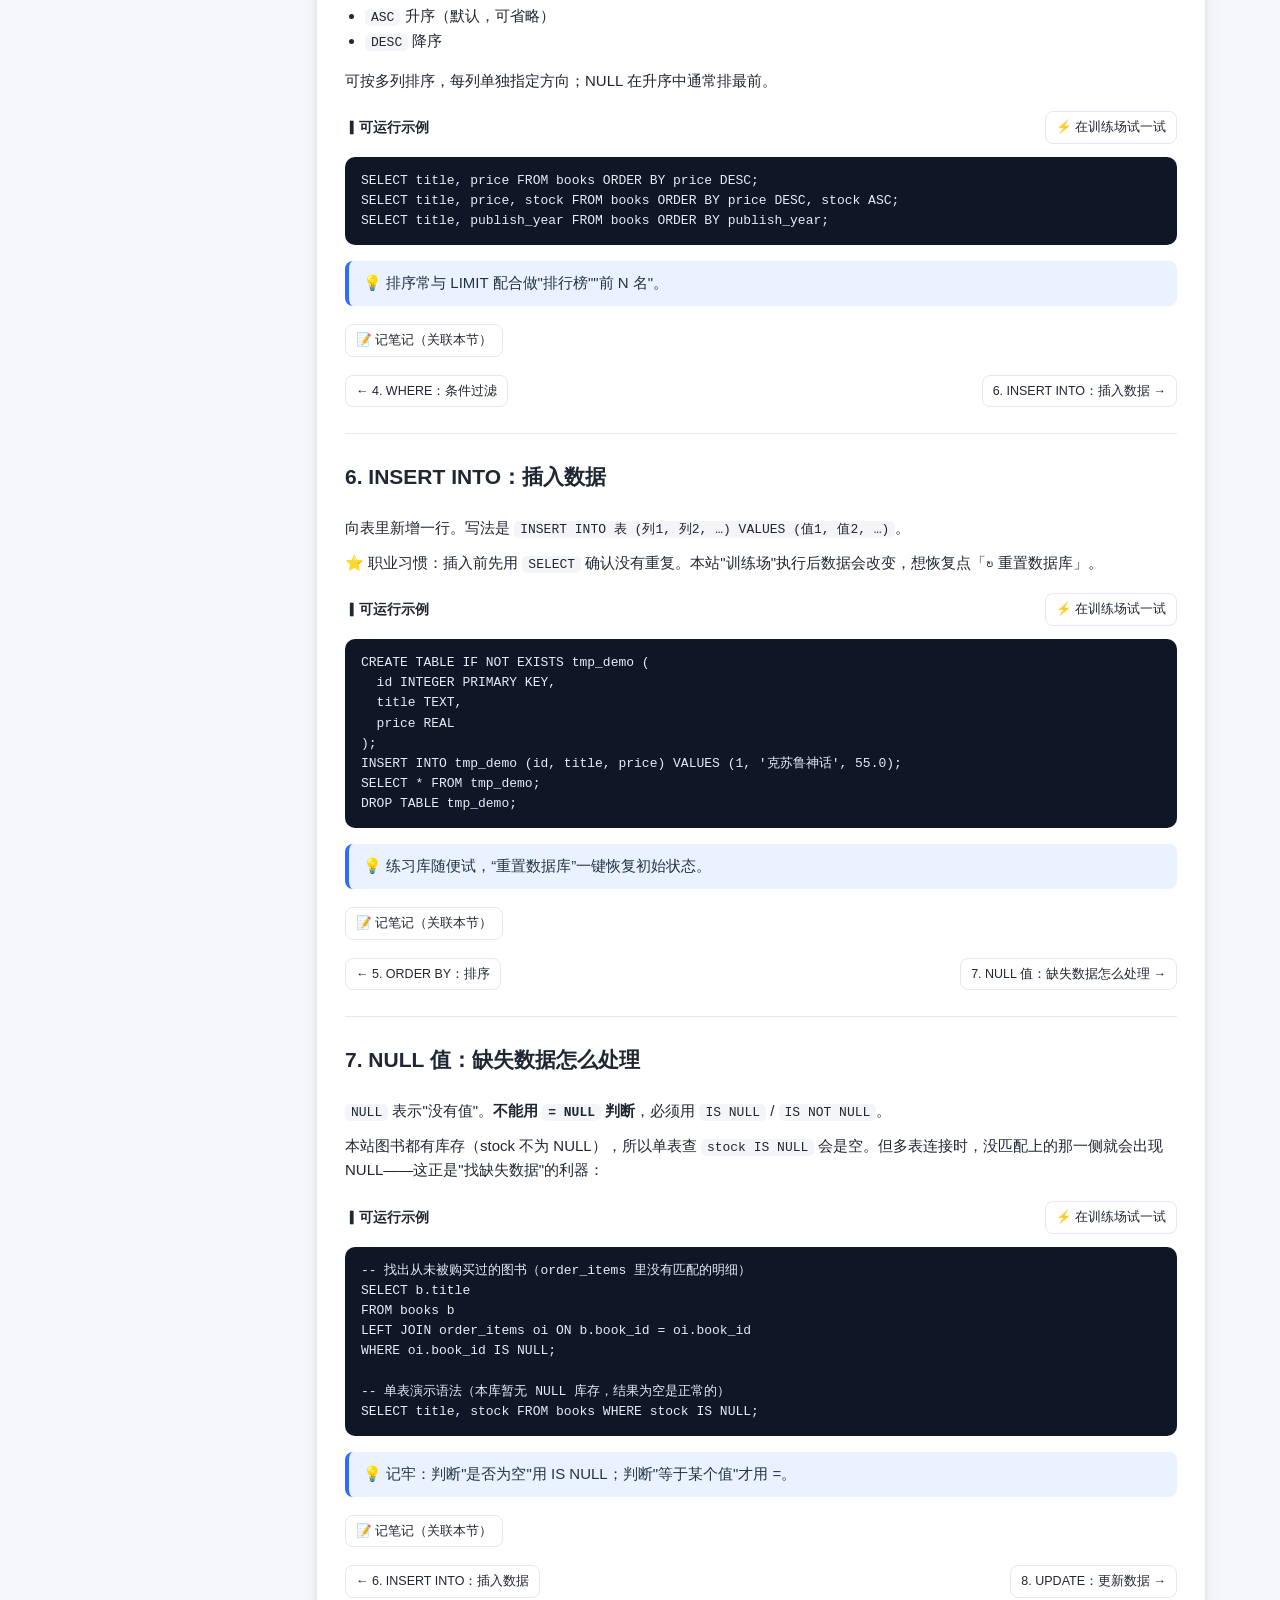
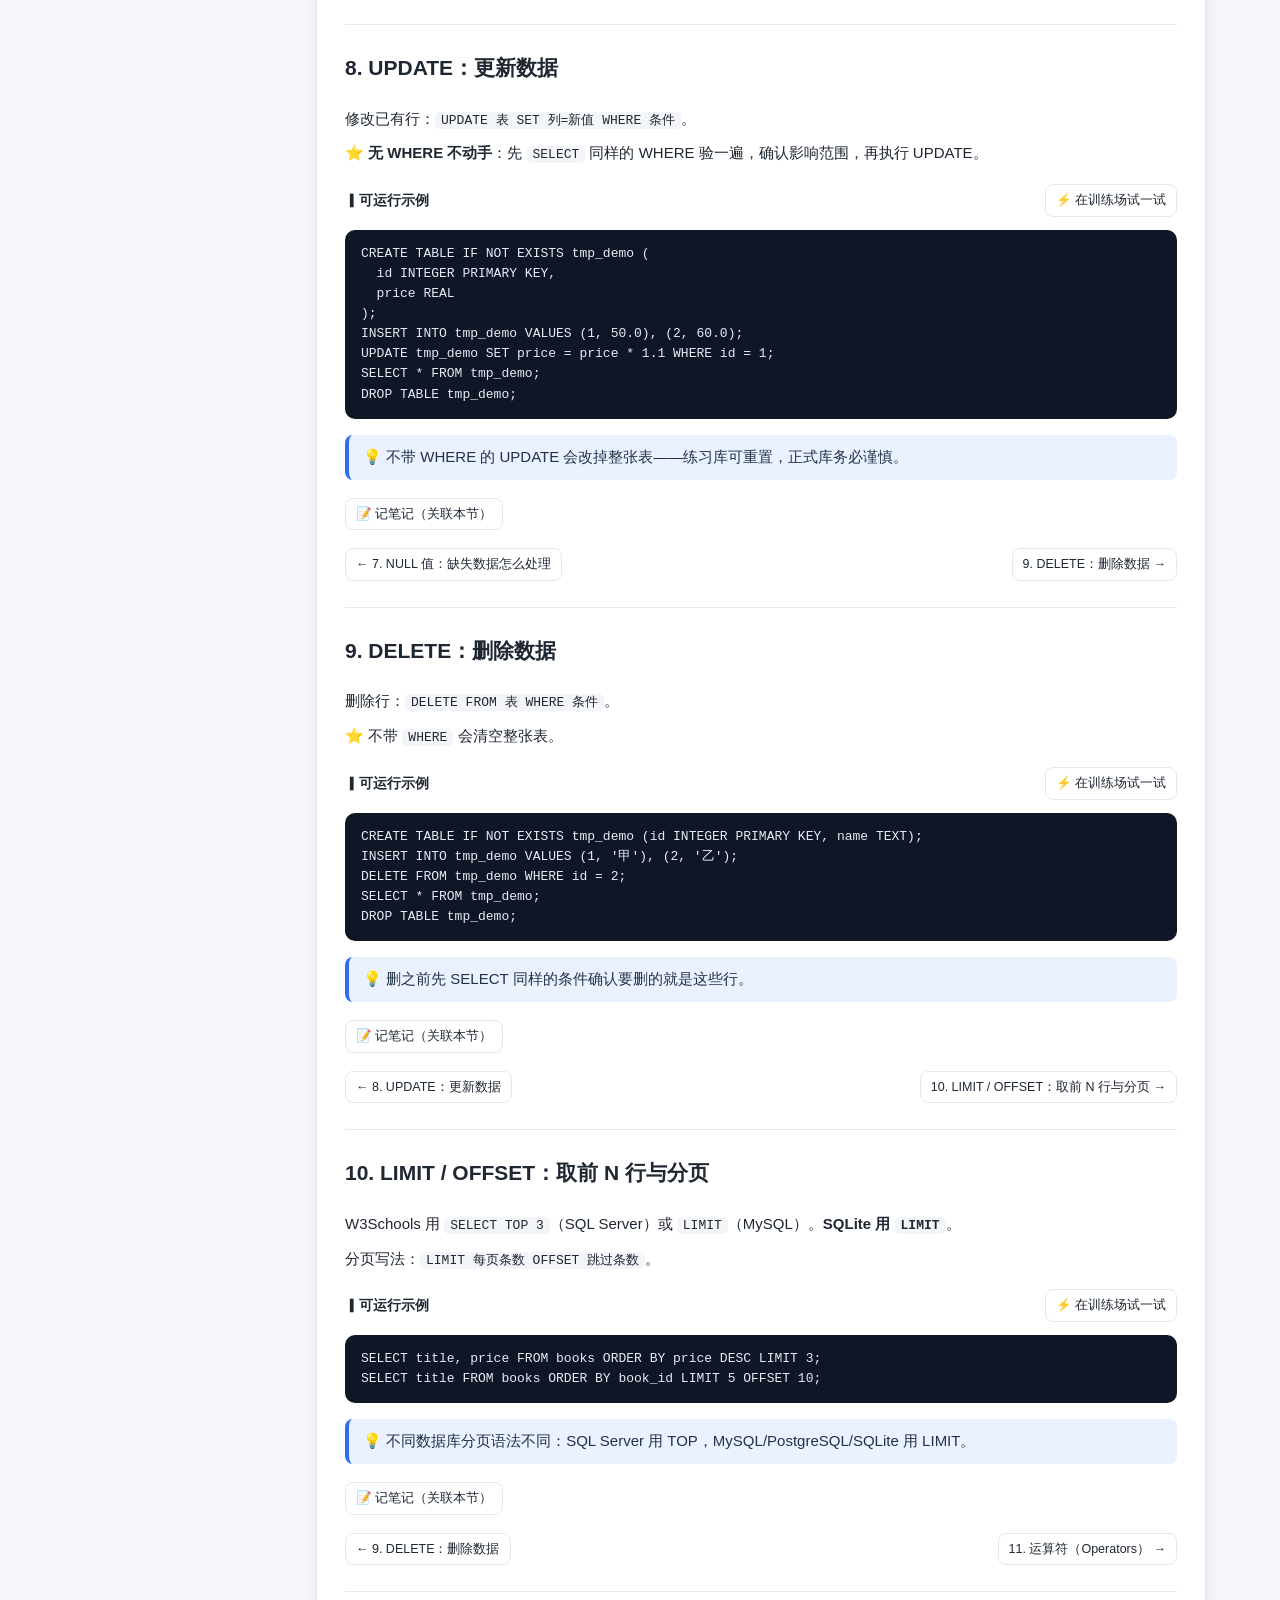
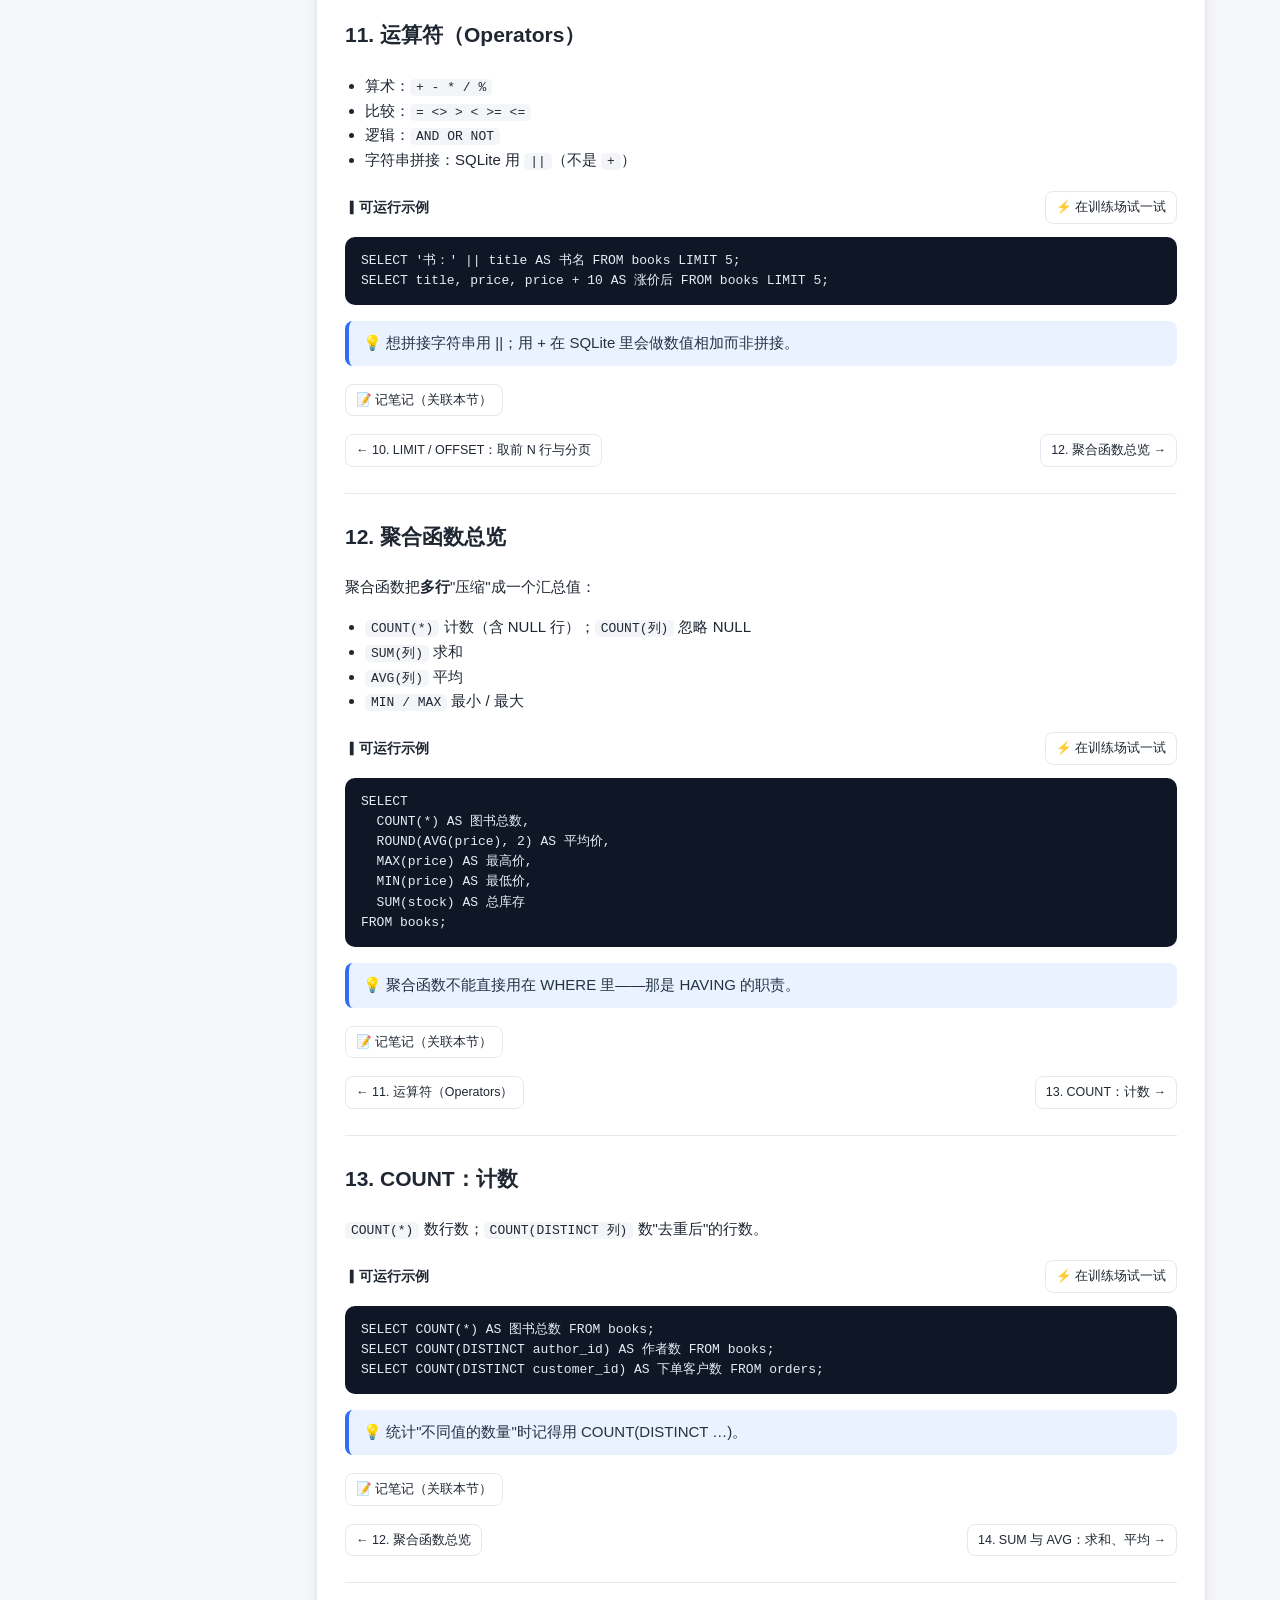
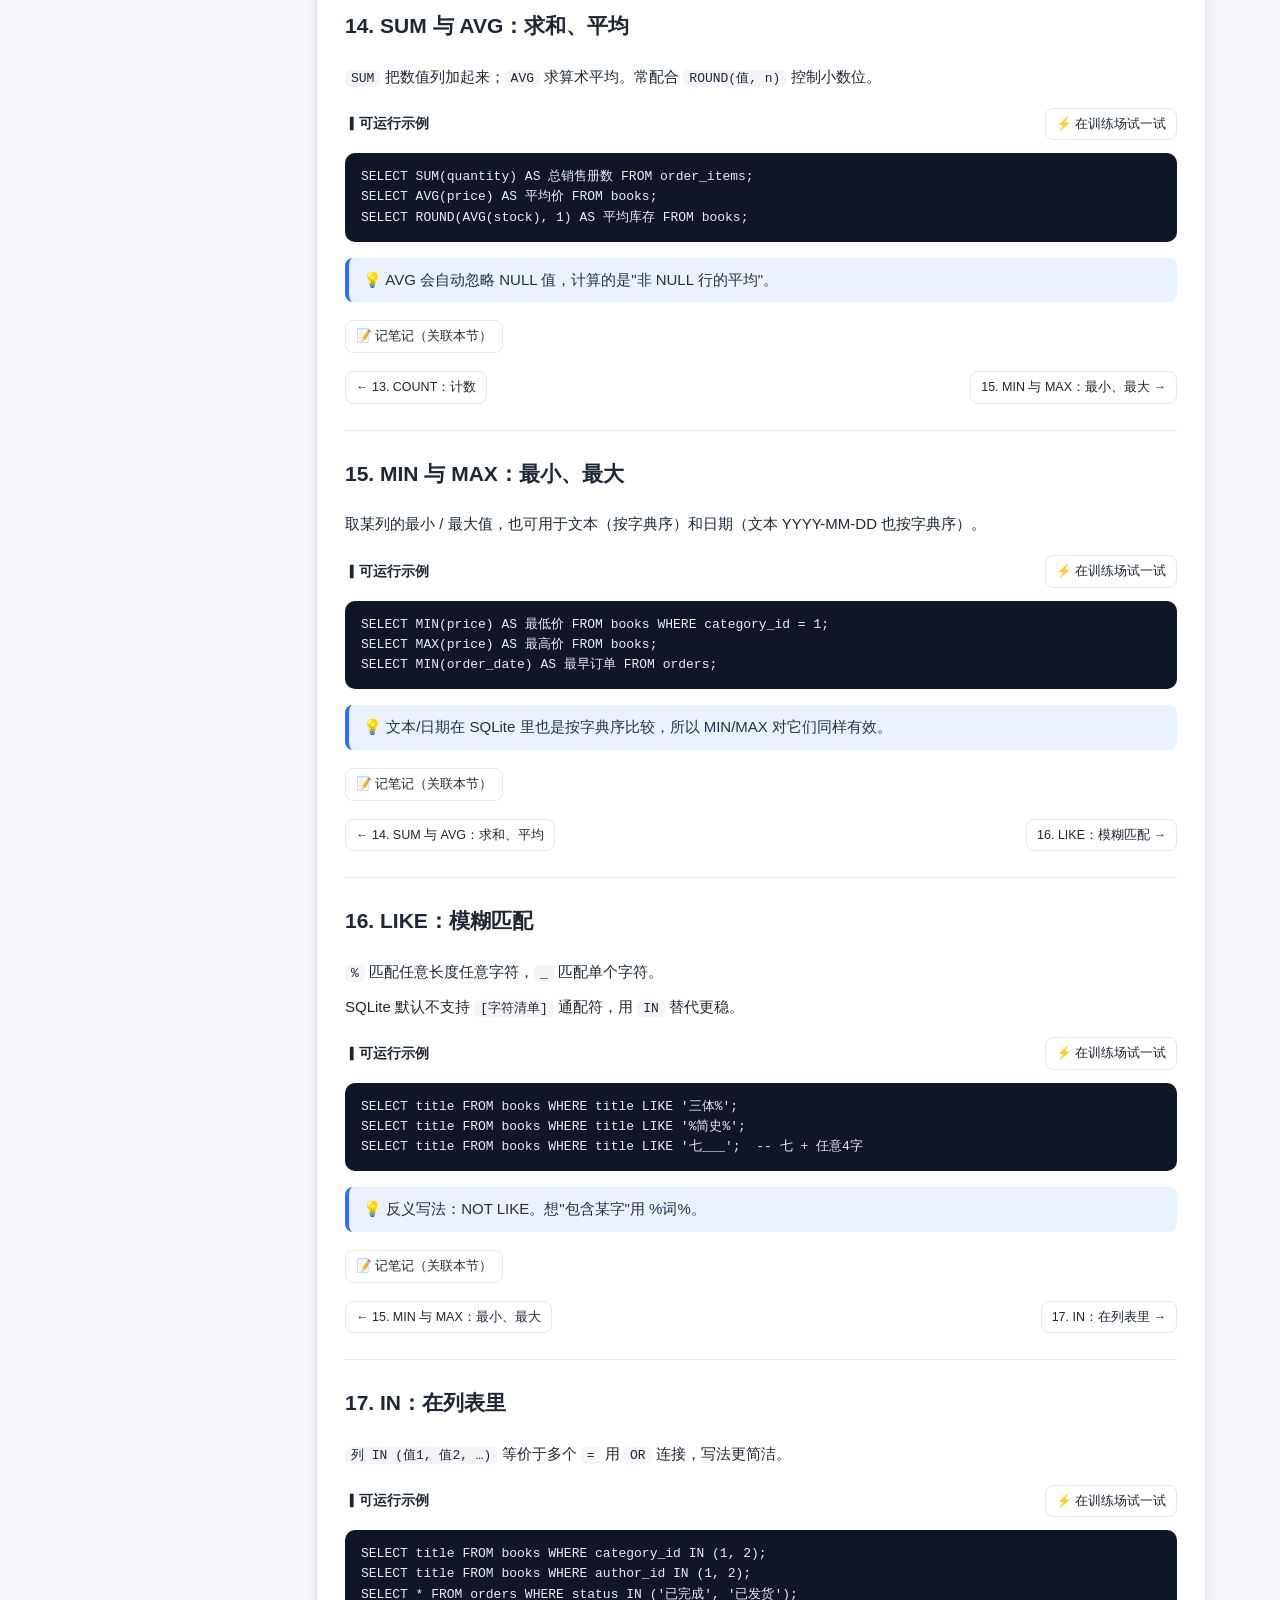
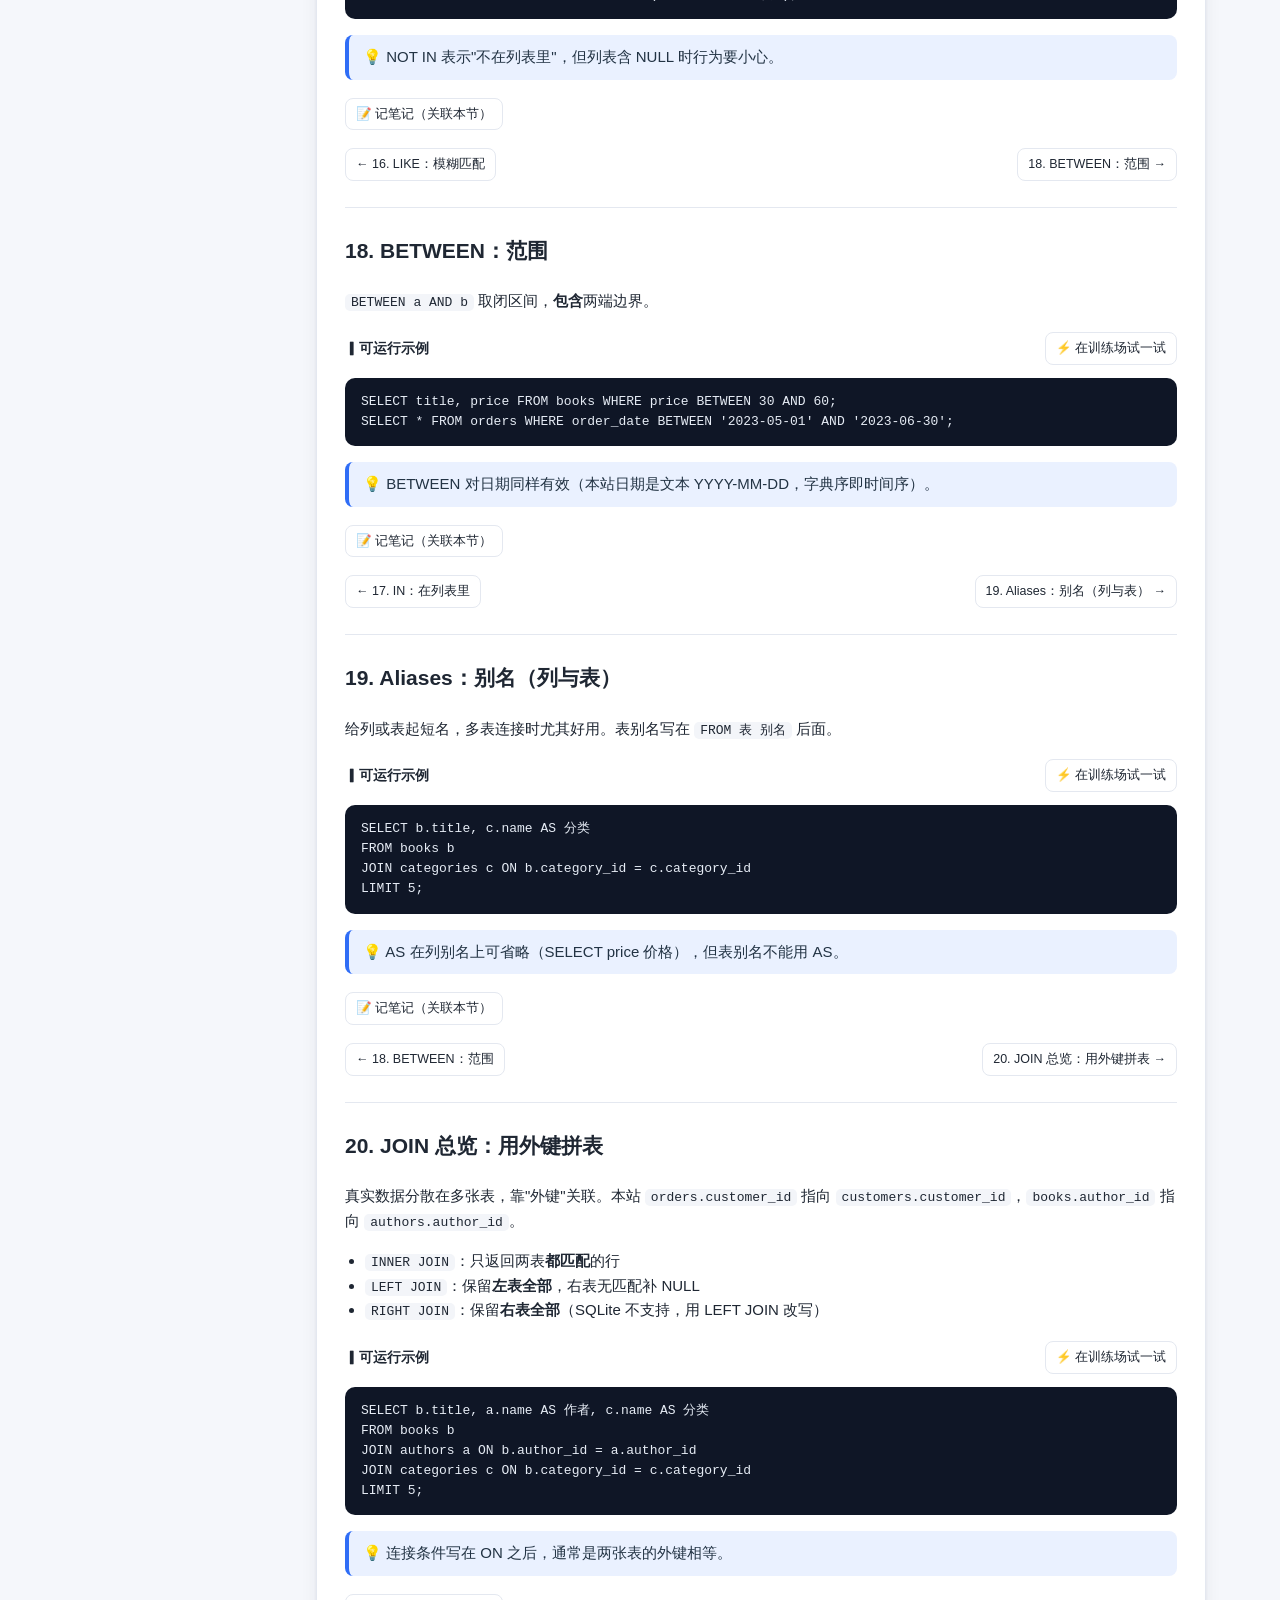
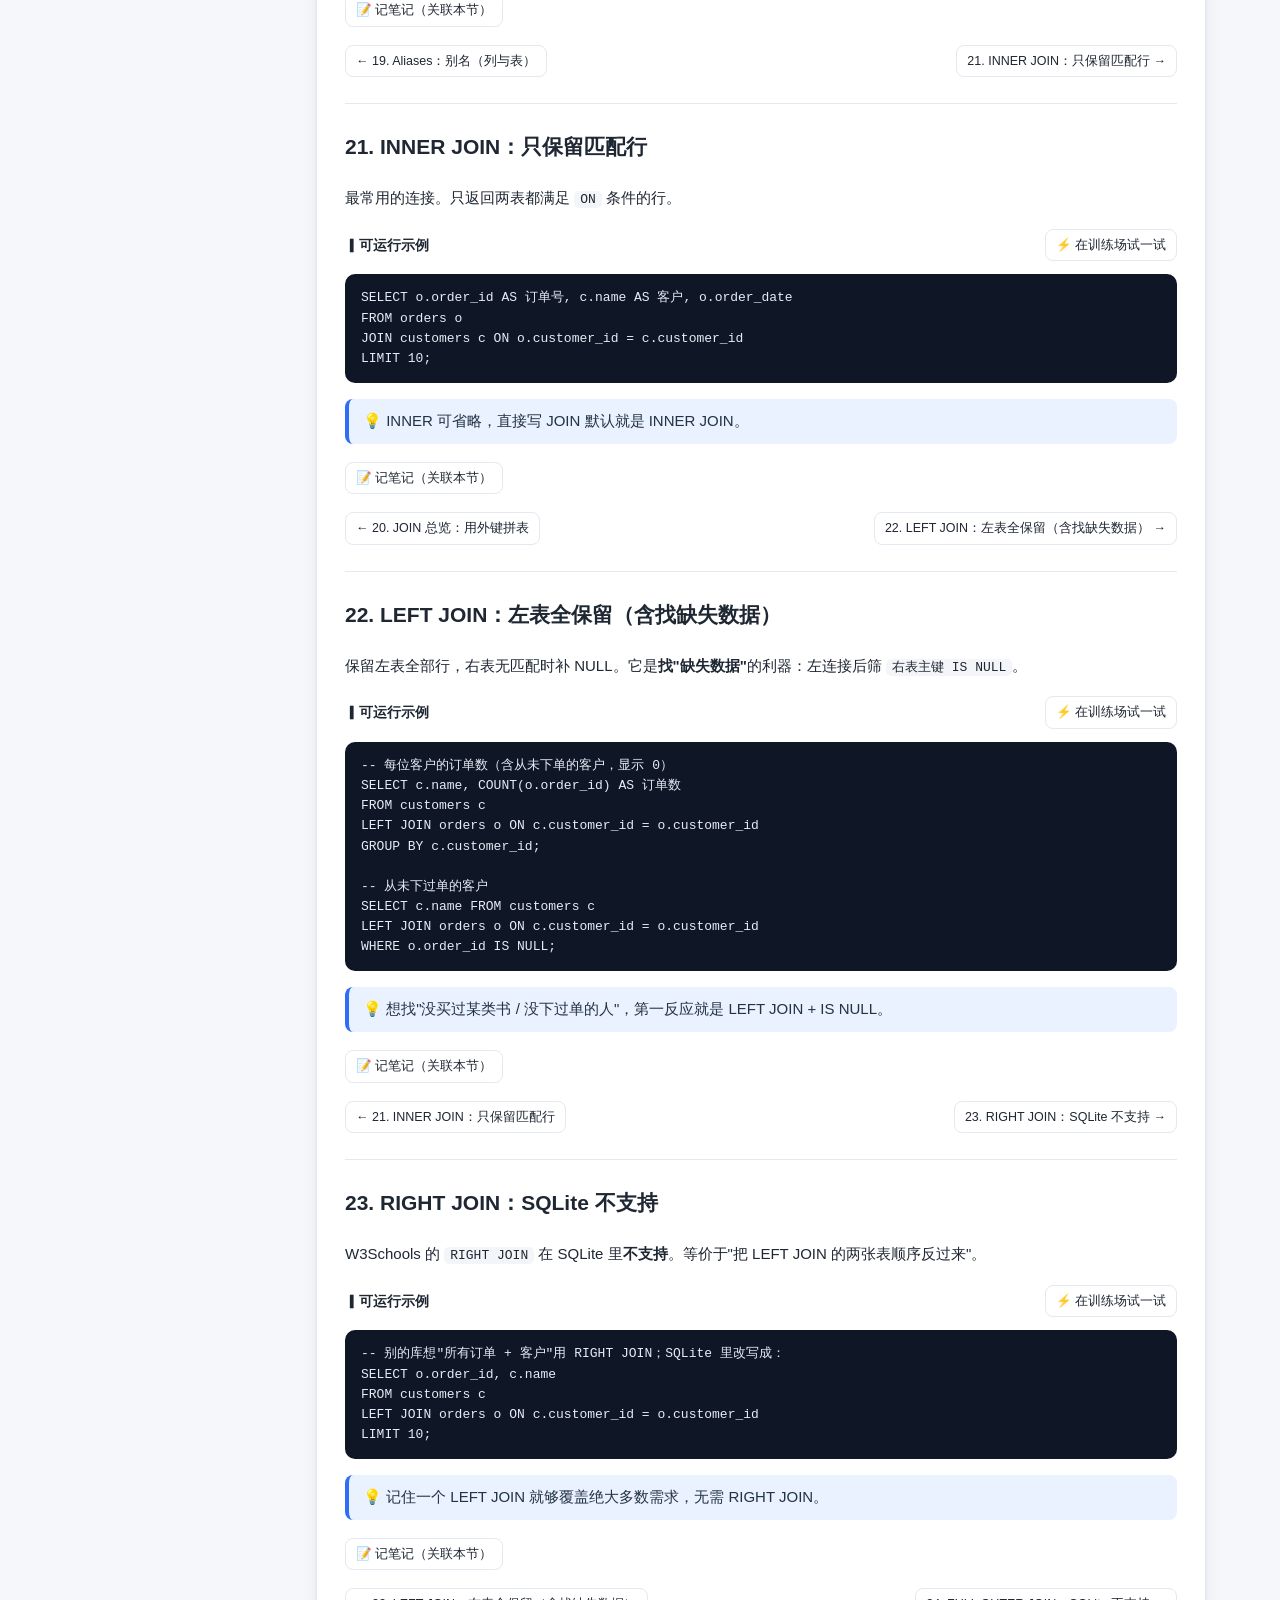
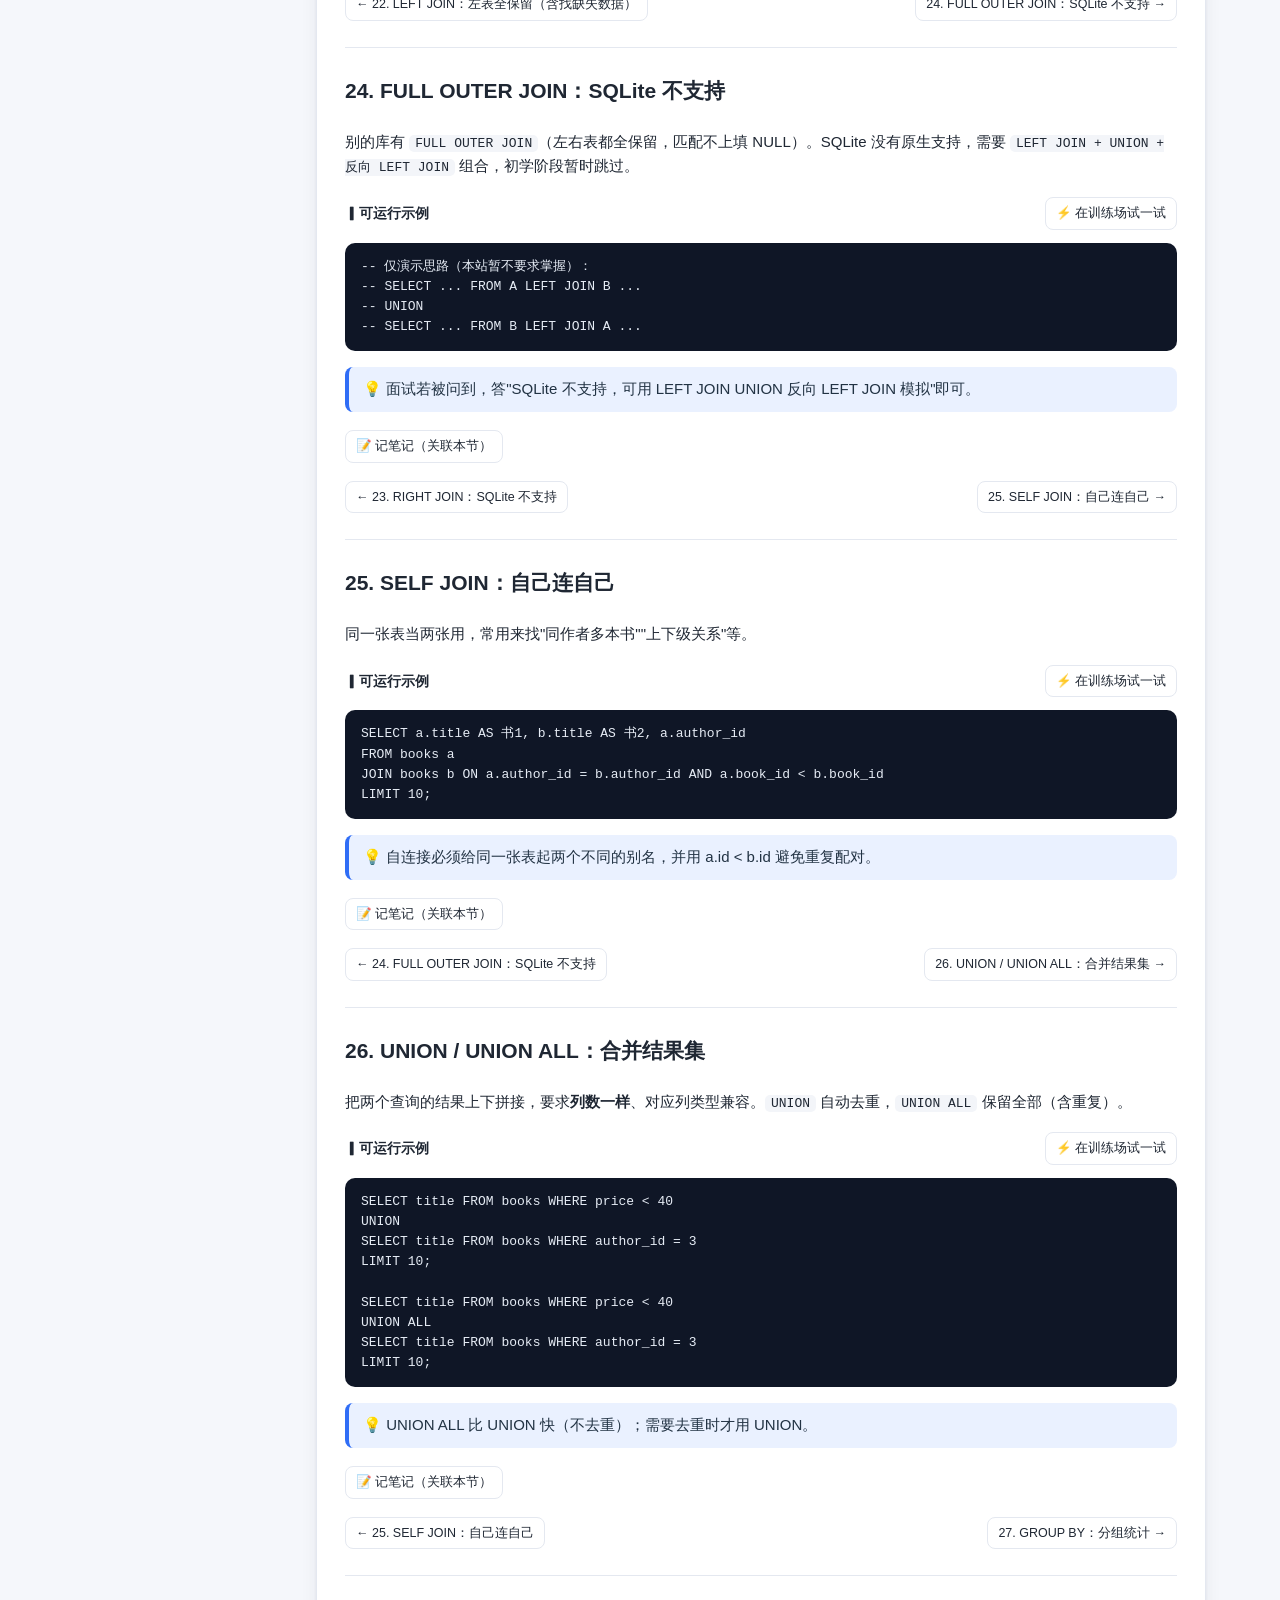
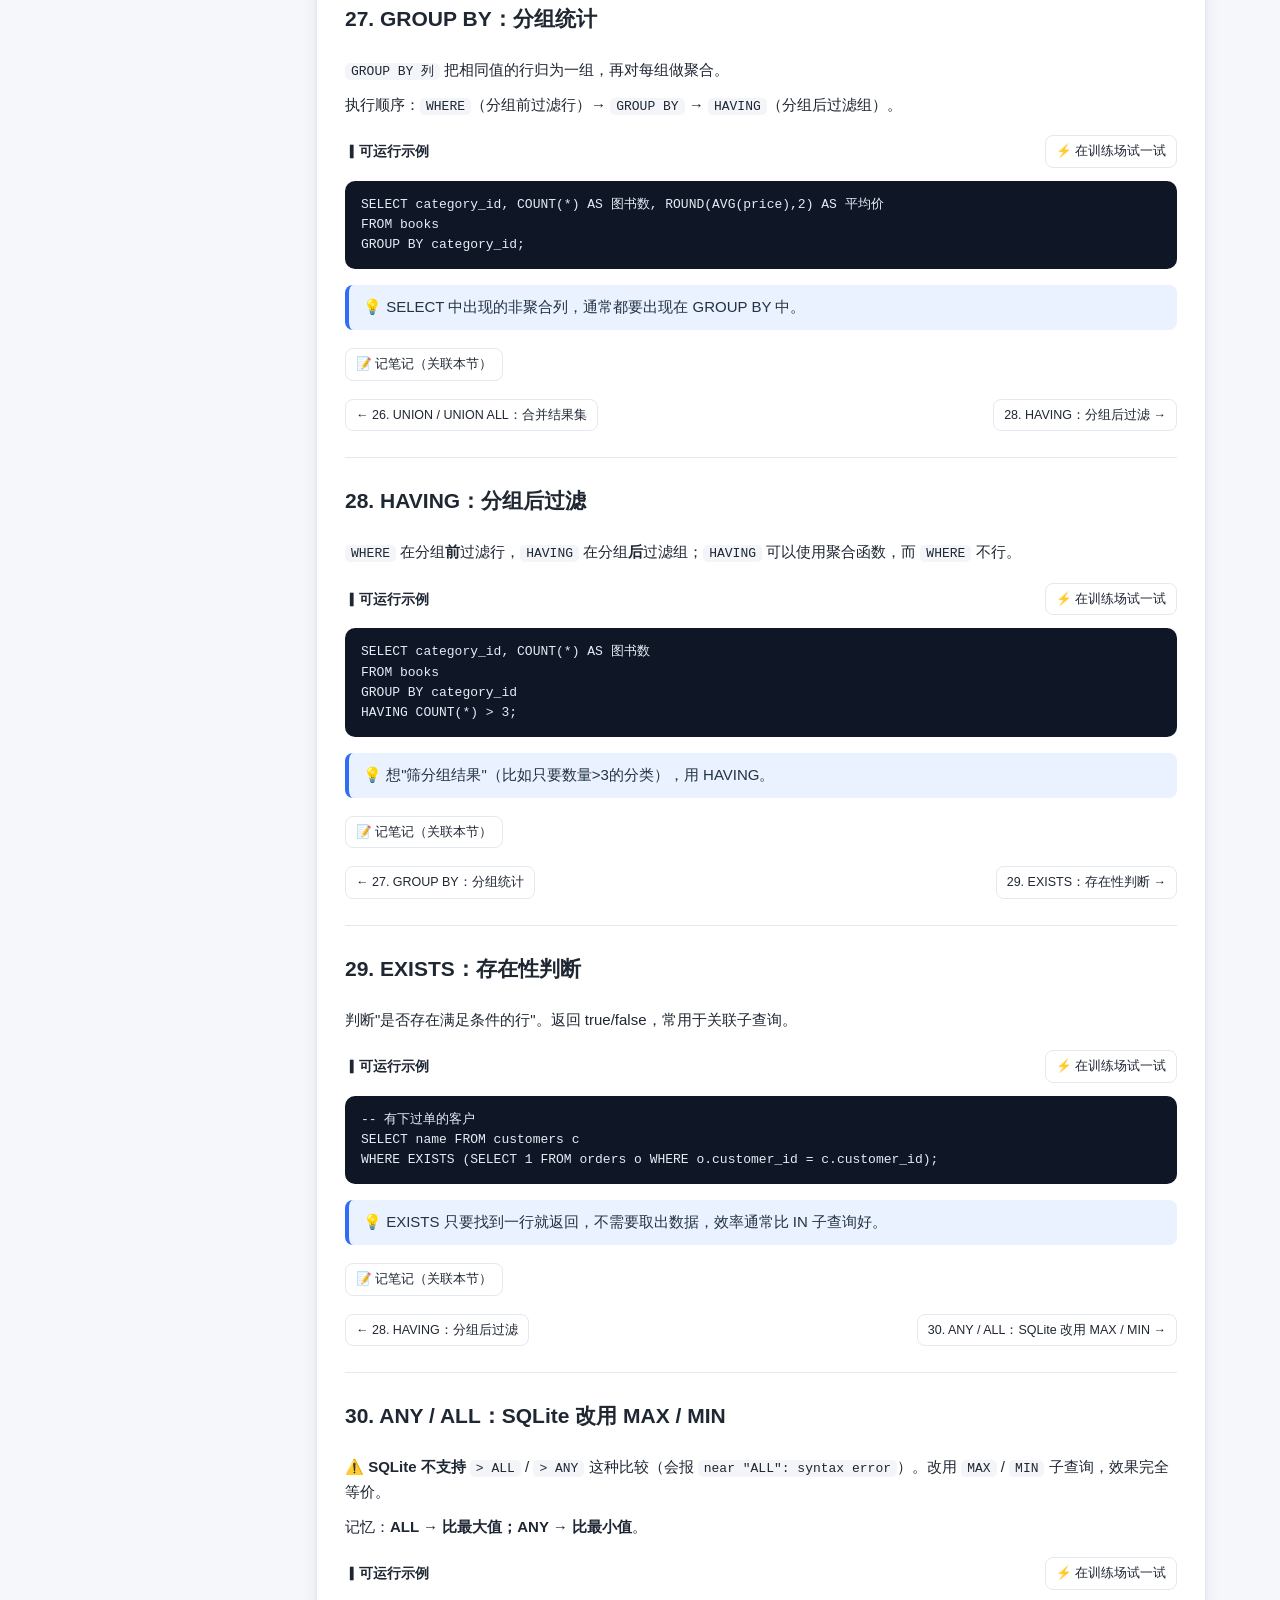
<file: tutorial.html>
<!DOCTYPE html>
<html lang="zh-CN">
<head>
  <meta charset="UTF-8" />
  <meta name="viewport" content="width=device-width, initial-scale=1.0" />
  <link rel="icon" type="image/svg+xml" href="assets/icon.svg" />
  <link rel="manifest" href="manifest.webmanifest" />
  <link rel="apple-touch-icon" href="assets/icon-180.png" />
  <meta name="theme-color" content="#2f6df6" />
  <meta name="apple-mobile-web-app-capable" content="yes" />
  <meta name="apple-mobile-web-app-status-bar-style" content="default" />
  <meta name="apple-mobile-web-app-title" content="SQL学习" />
  <title>SQL 完整教程 · SQL 学习中心</title>
  <link rel="stylesheet" href="css/style.css" />
</head>
<body data-page="tutorial">
  <header class="topbar">
    <div class="brand">
      <button class="menu-toggle" id="menuToggle" aria-label="菜单" aria-expanded="false">☰</button>
      <img class="logo-img" src="assets/icon.svg" alt="SQL 学习中心" />
      <div class="brand-text">
        <a href="index.html" class="brand-link"><h1>SQL 学习中心</h1></a>
        <p class="subtitle">教程 · 速查表 · 题库 · 训练场</p>
      </div>
    </div>
    <nav class="nav" id="nav">
      <a href="index.html" data-nav="home">🏠 主页</a>
      <a href="tutorial.html" data-nav="tutorial">📘 教程</a>
      <a href="cheatsheet.html" data-nav="cheatsheet">📋 速查表</a>
      <a href="questions.html" data-nav="questions">🧩 题库</a>
      <a href="practice.html" data-nav="practice">⚡ 训练场</a>
      <a href="notes.html" data-nav="notes">📝 笔记</a>
    </nav>
  </header>

  <main>
    <div class="section-head">
      <h2>SQL 完整教程</h2>
      <p>53 节渐进式中文教程，覆盖查询、聚合、连接、子查询、窗口函数、视图与索引。每节的示例都能一键送到训练场真实运行。</p>
    </div>
    <section class="tut-layout">
      <button class="toc-toggle" id="tocToggle">📑 目录</button>
      <aside class="tut-side" id="tutSide"></aside>
      <div class="tut-main" id="tutMain"></div>
    </section>
  </main>

  <footer class="footer">
    <span>SQL 学习中心 · 基于 SQLite (sql.js) 纯前端构建</span>
  </footer>

  <script src="js/tutorial.js"></script>
  <script src="js/site.js"></script>
  <script src="js/app.js"></script>
</body>
</html>
</file>
<file: css/style.css>
:root {
  --bg: #f5f7fb;
  --panel: #ffffff;
  --ink: #1f2733;
  --muted: #6b7686;
  --line: #e4e8f0;
  --brand: #2f6df6;
  --brand-soft: #eaf1ff;
  --green: #1aa86b;
  --orange: #e8862e;
  --red: #e0483e;
  --code-bg: #f3f5f9;
  --shadow: 0 1px 3px rgba(20,30,50,.06), 0 6px 18px rgba(20,30,50,.06);
  --radius: 12px;
}

* { box-sizing: border-box; }
html, body { margin: 0; padding: 0; }
body {
  font-family: -apple-system, BlinkMacSystemFont, "Segoe UI", "PingFang SC", "Microsoft YaHei", sans-serif;
  background: var(--bg);
  color: var(--ink);
  line-height: 1.65;
  font-size: 15px;
}

/* ---------- 顶栏 / 导航 ---------- */
.topbar {
  position: relative;
  display: flex; align-items: center; justify-content: space-between;
  flex-wrap: wrap; gap: 10px;
  padding: 12px 20px;
  background: var(--panel);
  border-bottom: 1px solid var(--line);
  position: sticky; top: 0; z-index: 30;
}
.brand { display: flex; align-items: center; gap: 10px; min-width: 0; }
.brand .logo { font-size: 28px; }
.logo-img { width: 30px; height: 30px; display: block; border-radius: 7px; }
.brand h1 { font-size: 18px; margin: 0; line-height: 1.2; }
.brand-link { text-decoration: none; color: inherit; }
.subtitle { margin: 0; color: var(--muted); font-size: 12px; }
.menu-toggle {
  display: none; border: none; background: transparent; color: var(--ink);
  font-size: 22px; cursor: pointer; padding: 4px 8px; line-height: 1;
}
.nav { display: flex; gap: 4px; flex-wrap: wrap; }
.nav a {
  text-decoration: none; color: var(--ink); padding: 8px 14px; border-radius: 999px;
  font-size: 14px; border: 1px solid transparent; transition: all .15s ease; white-space: nowrap;
}
.nav a:hover { border-color: var(--brand); color: var(--brand); }
.nav a.active { background: var(--brand); color: #fff; border-color: var(--brand); }

/* ---------- 通用内容容器 ---------- */
main { max-width: 1180px; margin: 0 auto; padding: 22px 24px 60px; }
.home { max-width: 1100px; }
.practice-page { max-width: 1280px; }
.section-head { margin-bottom: 18px; }
.section-head h2 { margin: 0 0 4px; font-size: 22px; }
.section-head p { margin: 0; color: var(--muted); max-width: 820px; }

/* ---------- 通用按钮 ---------- */
.btn {
  border: 1px solid var(--line); background: #fff; color: var(--ink);
  padding: 8px 14px; border-radius: 8px; cursor: pointer; font-size: 13.5px;
  text-decoration: none; display: inline-block; transition: all .15s ease;
}
.btn:hover { border-color: var(--brand); color: var(--brand); }
.btn.primary { background: var(--brand); color: #fff; border-color: var(--brand); }
.btn.primary:hover { filter: brightness(1.05); color: #fff; }
.btn.small { padding: 5px 10px; font-size: 12.5px; }
.btn.big { padding: 12px 22px; font-size: 15px; }

/* ---------- 主页 ---------- */
.hero { text-align: center; padding: 26px 10px 8px; }
.hero h1 { font-size: 30px; margin: 0 0 10px; }
.hero p { color: var(--muted); max-width: 680px; margin: 0 auto 18px; font-size: 15px; }
.hero-actions { display: flex; gap: 12px; justify-content: center; flex-wrap: wrap; }
.home-cards { display: grid; grid-template-columns: repeat(auto-fit, minmax(230px, 1fr)); gap: 16px; margin: 28px 0; }
.home-card {
  display: block; background: var(--panel); border: 1px solid var(--line);
  border-radius: var(--radius); padding: 20px; box-shadow: var(--shadow);
  text-decoration: none; color: inherit;
  transition: transform .15s ease, box-shadow .15s ease, border-color .15s ease;
}
.home-card:hover { transform: translateY(-3px); border-color: var(--brand); }
.hc-icon { font-size: 30px; }
.home-card h3 { margin: 10px 0 6px; font-size: 17px; }
.home-card p { color: var(--muted); font-size: 13.5px; margin: 0 0 12px; }
.hc-go { color: var(--brand); font-size: 13.5px; font-weight: 600; }
.home-note {
  background: var(--panel); border: 1px solid var(--line); border-radius: var(--radius);
  padding: 18px 22px; box-shadow: var(--shadow);
}
.home-note h3 { margin: 0 0 10px; font-size: 16px; }
.home-note ul { margin: 0; padding-left: 20px; color: var(--muted); font-size: 13.5px; }
.home-note li { margin: 6px 0; }
.home-note code { background: var(--code-bg); padding: 1px 6px; border-radius: 5px; color: var(--ink); }

/* ---------- 教程 ---------- */
.tut-layout { display: flex; gap: 22px; align-items: flex-start; }
.tut-side {
  flex: 0 0 220px; position: sticky; top: 84px; align-self: flex-start;
  background: var(--panel); border: 1px solid var(--line); border-radius: var(--radius);
  padding: 10px; box-shadow: var(--shadow); max-height: 80vh; overflow: auto;
}
.tut-side button {
  display: block; width: 100%; text-align: left; border: none; background: transparent;
  padding: 9px 12px; border-radius: 8px; cursor: pointer; color: var(--ink); font-size: 14px;
}
.tut-side button:hover { background: var(--brand-soft); }
.tut-side button.active { background: var(--brand); color: #fff; }
.tut-part {
  font-size: 12px; font-weight: 700; color: var(--muted); letter-spacing: .03em;
  padding: 14px 12px 5px; margin-top: 4px; border-top: 1px solid var(--line);
}
.tut-part:first-child { border-top: none; margin-top: 0; }
.toc-toggle { display: none; }
/* 教程目录抽屉标题栏：桌面端隐藏，仅移动端显示 */
.tut-drawer-head { display: none; }
/* 教程内容表格：窄屏可横向滚动，避免溢出截断 */
.tut-main table { display: block; width: 100%; overflow-x: auto; border-collapse: collapse; margin: 12px 0; }
.tut-main th, .tut-main td { border: 1px solid var(--line); padding: 6px 10px; text-align: left; font-size: 13px; }
.tut-main th { background: var(--brand-soft); }
/* 返回题库按钮（训练场题目模式） */
.btn.back { border-color: var(--green); color: var(--green); }
.btn.back:hover { background: var(--green); color: #fff; }
.tut-main {
  flex: 1; min-width: 0; background: var(--panel); border: 1px solid var(--line);
  border-radius: var(--radius); padding: 24px 28px; box-shadow: var(--shadow);
}
.tut-main h3 { margin-top: 0; font-size: 21px; }
.tut-sec { padding-bottom: 26px; margin-bottom: 26px; border-bottom: 1px solid var(--line); scroll-margin-top: 72px; }
.tut-sec:last-child { border-bottom: none; margin-bottom: 0; padding-bottom: 0; }
.tut-nav { display: flex; justify-content: space-between; gap: 12px; margin-top: 18px; flex-wrap: wrap; }
.tut-nav .btn { max-width: 48%; overflow: hidden; text-overflow: ellipsis; white-space: nowrap; }
.tut-main p { margin: 10px 0; }
.tut-main ul { padding-left: 20px; }
.tut-main code {
  background: var(--code-bg); padding: 1px 6px; border-radius: 5px;
  font-family: "SFMono-Regular", Consolas, "Liberation Mono", monospace; font-size: 13px;
}
.tut-main pre {
  background: #0f1626; color: #e6ecf5; padding: 14px 16px; border-radius: 10px;
  overflow: auto; font-size: 13px; line-height: 1.55;
}
.tut-main pre code { background: transparent; color: inherit; padding: 0; }
.tut-tip {
  background: var(--brand-soft); border-left: 4px solid var(--brand);
  padding: 10px 14px; border-radius: 8px; margin-top: 16px; color: #234;
}
.tut-example-head { display: flex; align-items: center; justify-content: space-between; margin-top: 18px; gap: 10px; flex-wrap: wrap; }

/* ---------- 速查表（题库式卡片） ---------- */
.cheat-grid { display: grid; grid-template-columns: repeat(auto-fill, minmax(300px, 1fr)); gap: 14px; }
.cheat-card {
  background: var(--panel); border: 1px solid var(--line); border-radius: var(--radius);
  padding: 12px 14px; box-shadow: var(--shadow);
  display: flex; flex-direction: column; gap: 8px;
  min-width: 0;
}
.cheat-card-head { display: flex; }
.cheat-group {
  font-size: 11px; padding: 2px 8px; border-radius: 999px;
  background: var(--brand-soft); color: var(--brand); font-weight: 600;
}
.cheat-syntax {
  font-family: "SFMono-Regular", Consolas, monospace; font-size: 12.8px; line-height: 1.5;
  background: #0f1626; color: #e6ecf5; padding: 10px 12px; border-radius: 8px;
  overflow-x: auto; white-space: pre; margin: 0;
}
.cheat-meta { display: flex; align-items: center; justify-content: space-between; gap: 10px; }
.cheat-desc { color: var(--muted); font-size: 12.5px; }
.copy-btn {
  border: none; background: var(--brand-soft); color: var(--brand); cursor: pointer;
  border-radius: 6px; padding: 4px 8px; font-size: 12px; flex: 0 0 auto;
}
.copy-btn:hover { background: var(--brand); color: #fff; }

/* ---------- 题库 ---------- */
.q-filters { display: flex; flex-direction: column; gap: 8px; margin-bottom: 12px; }
.filter-row { display: flex; gap: 6px; flex-wrap: wrap; align-items: center; }
.filter-label { font-size: 12.5px; color: var(--muted); }
.q-filters button {
  border: 1px solid var(--line); background: #fff; padding: 6px 13px; border-radius: 999px;
  cursor: pointer; font-size: 13px;
}
.q-filters button.active { background: var(--brand); color: #fff; border-color: var(--brand); }
.q-stats { color: var(--muted); font-size: 13px; margin-bottom: 14px; }
.q-list { display: grid; grid-template-columns: repeat(auto-fill, minmax(340px, 1fr)); gap: 14px; }
.q-card {
  background: var(--panel); border: 1px solid var(--line); border-radius: var(--radius);
  padding: 14px 16px; box-shadow: var(--shadow);
}
.q-card .q-top { display: flex; align-items: center; gap: 8px; margin-bottom: 6px; }
.q-no { font-weight: 700; color: var(--brand); font-size: 14px; }
.q-cat { color: var(--muted); font-size: 12px; }
.badge { font-size: 11px; padding: 2px 8px; border-radius: 999px; margin-left: auto; }
.badge.基础入门 { background: #e7f6ee; color: var(--green); }
.badge.进阶实战 { background: #fdeae8; color: var(--red); }
.q-q { font-size: 14.5px; margin: 6px 0 10px; }
.q-actions { display: flex; gap: 8px; flex-wrap: wrap; }
.q-body { margin-top: 10px; border-top: 1px dashed var(--line); padding-top: 10px; display: none; }
.q-body.open { display: block; }
.q-body .lbl { font-size: 12px; color: var(--muted); margin: 8px 0 3px; }
.q-body pre { background: #0f1626; color: #e6ecf5; padding: 10px 12px; border-radius: 8px; overflow: auto; font-size: 12.5px; }
.q-body code { background: transparent; }

/* ---------- 题库带过来的题目面板 ---------- */
.question-panel {
  background: var(--brand-soft); border: 1px solid #cfe0ff; border-radius: var(--radius);
  padding: 14px 16px; margin-bottom: 16px; box-shadow: var(--shadow);
}
.qm-head { display: flex; align-items: center; gap: 8px; margin-bottom: 6px; }
.qm-no { font-weight: 700; color: var(--brand); font-size: 14px; }
.qm-q { font-size: 15px; margin: 6px 0 12px; }
.qm-actions { display: flex; gap: 8px; flex-wrap: wrap; }
.qm-hint { margin-top: 10px; background: #fff; border-left: 4px solid var(--brand); padding: 8px 12px; border-radius: 8px; font-size: 13.5px; }

/* ---------- 训练场 ---------- */
.practice-wrap { display: flex; gap: 18px; align-items: stretch; }
.editor-col { flex: 1 1 50%; min-width: 320px; display: flex; flex-direction: column; }
.result-col { flex: 1 1 50%; min-width: 320px; display: flex; flex-direction: column; }
.editor-head, .result-head {
  display: flex; align-items: center; justify-content: space-between; gap: 10px;
  background: var(--panel); border: 1px solid var(--line); border-radius: var(--radius) var(--radius) 0 0;
  padding: 10px 14px; font-size: 13.5px; flex-wrap: wrap;
}
.editor-actions { display: flex; gap: 6px; flex-wrap: wrap; }
.engine-status { font-size: 12px; color: var(--orange); margin-left: 8px; }
#sqlInput {
  width: 100%; min-height: 320px; resize: vertical; border: 1px solid var(--line);
  border-top: none; border-radius: 0 0 var(--radius) var(--radius);
  padding: 14px 16px; font-family: "SFMono-Regular", Consolas, monospace; font-size: 16px;
  line-height: 1.6; background: #0f1626; color: #e6ecf5; outline: none;
}
.editor-quick { margin-top: 10px; display: flex; gap: 8px; flex-wrap: wrap; align-items: center; font-size: 12.5px; color: var(--muted); }
.chip { border: 1px solid var(--line); background: #fff; border-radius: 999px; padding: 4px 12px; cursor: pointer; font-size: 12.5px; }
.chip:hover { border-color: var(--brand); color: var(--brand); }
.result-area {
  flex: 1; min-height: 320px; background: var(--panel); border: 1px solid var(--line);
  border-top: none; border-radius: 0 0 var(--radius) var(--radius); padding: 14px; overflow: auto;
}
.result-area .placeholder { color: var(--muted); text-align: center; margin-top: 90px; }
.result-meta { color: var(--muted); font-size: 12.5px; }
.tbl-scroll { overflow-x: auto; }
table.result-tbl { border-collapse: collapse; width: 100%; font-size: 13px; }
table.result-tbl th, table.result-tbl td {
  border: 1px solid var(--line); padding: 6px 10px; text-align: left; white-space: nowrap;
}
table.result-tbl th { background: var(--brand-soft); position: sticky; top: 0; }
table.result-tbl tr:nth-child(even) td { background: #fafbfe; }
.err-box { background: #fdecea; border: 1px solid #f5c6c2; color: #a3231b; padding: 12px 14px; border-radius: 8px; font-size: 13px; white-space: pre-wrap; }
.ok-box { background: #e7f6ee; border: 1px solid #b7e3cb; color: #157a4d; padding: 10px 14px; border-radius: 8px; font-size: 13px; }
.schema-box { margin-top: 12px; background: var(--panel); border: 1px solid var(--line); border-radius: var(--radius); padding: 8px 14px; }
.schema-box summary { cursor: pointer; font-size: 13.5px; }
.schema-info { font-size: 12.5px; color: var(--muted); margin-top: 8px; }
.schema-info code { background: var(--code-bg); padding: 1px 5px; border-radius: 4px; color: var(--ink); }

/* ---------- 页脚 ---------- */
.footer { text-align: center; color: var(--muted); font-size: 12.5px; padding: 24px; }

/* ---------- 响应式（手机 / 平板） ---------- */
@media (max-width: 860px) {
  .practice-wrap { flex-direction: column; }
  #sqlInput { min-height: 220px; }
  .result-area { min-height: 240px; }
}

@media (max-width: 760px) {
  .menu-toggle { display: block; }
  .nav {
    display: none; position: absolute; top: 100%; left: 0; right: 0;
    flex-direction: column; gap: 2px; background: var(--panel);
    border-bottom: 1px solid var(--line); padding: 8px; box-shadow: var(--shadow); z-index: 40;
  }
  .nav.open { display: flex; }
  .nav a { padding: 12px 14px; border-radius: 8px; }

  .topbar { padding: 10px 14px; }
  .subtitle { display: none; }
  main { padding: 16px 14px 50px; }
  .home { padding: 16px 14px 50px; }

  .tut-layout { flex-direction: column; }
  .toc-toggle {
    display: flex; align-items: center; justify-content: center; gap: 6px;
    width: 100%; border: 1px solid var(--line); background: #fff; border-radius: 10px;
    padding: 12px; font-size: 14px; cursor: pointer; margin-bottom: 12px; color: var(--ink);
  }
  .tut-side { display: none; }
  .tut-side.open {
    display: block; position: fixed; top: 0; left: 0; right: 0; bottom: 0; z-index: 60;
    background: var(--panel); padding: 16px; max-height: none; overflow: auto;
    padding-bottom: 90px; overscroll-behavior: contain; box-shadow: var(--shadow);
  }
  /* 抽屉标题栏（移动端显示） */
  .tut-drawer-head {
    display: flex; align-items: center; justify-content: space-between;
    padding-bottom: 10px; margin-bottom: 8px; border-bottom: 1px solid var(--line);
    position: sticky; top: -16px; background: var(--panel); z-index: 2;
  }
  .tdh-title { font-weight: 700; font-size: 15px; color: var(--ink); }
  .tdh-close {
    border: none; background: var(--brand-soft); color: var(--brand);
    width: 32px; height: 32px; border-radius: 50%; font-size: 15px; cursor: pointer; line-height: 1;
  }
  .tdh-close:hover { background: var(--brand); color: #fff; }
  .tut-main { padding: 18px 16px; font-size: 15.5px; line-height: 1.75; }
  .tut-main h3 { font-size: 19px; line-height: 1.4; }
  .tut-main p { margin: 12px 0; }
  .tut-main code { font-size: 13px; overflow-wrap: anywhere; }
  .tut-main pre { font-size: 12.5px; padding: 12px 12px; }
  .tut-main th, .tut-main td { font-size: 12.5px; padding: 6px 8px; }
  /* 滚动定位时给 sticky 顶栏让位，避免内容被遮住 */
  main, .home, .tut-sec { scroll-margin-top: 64px; }

  /* 手机端教程：章节卡片列表 + 单章沉浸式阅读 */
  .tut-mlist { display: block; }
  .tut-mpart { font-size: 13px; font-weight: 700; color: var(--muted); letter-spacing: .04em; padding: 18px 4px 8px; }
  .tut-mitem {
    display: flex; align-items: center; justify-content: space-between; width: 100%;
    background: var(--panel); border: 1px solid var(--line); border-radius: 12px;
    padding: 15px 16px; margin-bottom: 10px; font-size: 16px; color: var(--ink);
    text-align: left; cursor: pointer; box-shadow: var(--shadow); -webkit-tap-highlight-color: transparent;
  }
  .tut-mitem:active { background: var(--brand-soft); }
  .tut-marrow { color: var(--muted); font-size: 18px; line-height: 1; }
  .tut-mread { display: block; }
  .tut-mbar {
    position: sticky; top: 52px; z-index: 5; display: flex; align-items: center; justify-content: space-between;
    background: var(--panel); border-bottom: 1px solid var(--line); padding: 10px 2px; margin: -4px 0 14px;
  }
  .tut-mback { border: none; background: transparent; color: var(--brand); font-size: 15px; cursor: pointer; padding: 4px 4px; }
  .tut-mprog { font-size: 12.5px; color: var(--muted); }
  .tut-marticle { font-size: 16px; line-height: 1.85; }
  .tut-marticle h3 { font-size: 21px; line-height: 1.4; margin: 0 0 12px; }
  .tut-marticle p { margin: 12px 0; }
  .tut-marticle code { font-size: 13px; }
  .tut-marticle pre { font-size: 12.5px; }
  .tut-marticle th, .tut-marticle td { font-size: 12.5px; padding: 6px 8px; }
  .tut-mnav { display: flex; gap: 10px; margin-top: 22px; }
  .tut-mnav .btn { flex: 1 1 0; min-width: 0; text-align: center; font-size: 14px; padding: 12px 8px; overflow: hidden; text-overflow: ellipsis; white-space: nowrap; }

  .cheat-grid, .q-list { grid-template-columns: 1fr; }
  .hero h1 { font-size: 24px; }

  /* 速查表 · 手机端分区大卡 + 吸顶分类胶囊导航 */
  .cheat-grid { display: block; }
  .cheat-block {
    background: var(--panel); border: 1px solid var(--line); border-radius: var(--radius);
    padding: 12px 14px 14px; margin-bottom: 14px; box-shadow: var(--shadow);
    scroll-margin-top: 112px;
  }
  .cheat-block-title {
    font-size: 15px; font-weight: 700; margin: 0 0 12px; padding: 7px 12px;
    background: var(--brand-soft); color: var(--brand); border-radius: 8px;
  }
  .cheat-mlist { display: flex; flex-direction: column; gap: 10px; }
  .cheat-mcard {
    background: var(--bg); border: 1px solid var(--line); border-radius: 10px;
    padding: 11px 13px; display: flex; flex-direction: column; gap: 8px;
  }
  .cheat-syntax {
    white-space: pre-wrap; word-break: break-word; overflow-wrap: anywhere;
    overflow-x: hidden; font-size: 13px; line-height: 1.7;
    background: #0f1626; color: #e6ecf5; padding: 10px 12px; border-radius: 8px; margin: 0;
  }
  .cheat-meta { flex-wrap: wrap; gap: 8px; }
  .cheat-desc { font-size: 13.5px; line-height: 1.6; }
  .cheat-links { margin-left: auto; display: inline-flex; gap: 8px; align-items: center; }
  .copy-btn { padding: 6px 14px; font-size: 13px; }

  /* 吸顶分类胶囊导航（点击跳转 + 滚动高亮） */
  .cs-nav {
    display: flex; gap: 8px; overflow-x: auto; -webkit-overflow-scrolling: touch;
    padding: 4px 0 8px; position: sticky; top: 54px; z-index: 20;
    background: var(--bg); scrollbar-width: none;
  }
  .cs-nav::-webkit-scrollbar { display: none; }
  .cs-nav button {
    flex: 0 0 auto; border: 1px solid var(--line); background: #fff;
    padding: 7px 14px; border-radius: 999px; cursor: pointer; font-size: 13px; color: var(--ink);
    white-space: nowrap; transition: background .15s, color .15s, border-color .15s;
  }
  .cs-nav button.active { background: var(--brand); color: #fff; border-color: var(--brand); }
}

@media (max-width: 420px) {
  .editor-actions .btn { padding: 7px 10px; font-size: 12.5px; }
  .q-actions .btn { flex: 1 1 auto; text-align: center; }
}

/* ---------- 练习次数 / 笔记入口 ---------- */
.q-prac {
  font-size: 11px; color: var(--muted); background: var(--code-bg);
  padding: 2px 8px; border-radius: 999px; margin-left: 6px;
}
.qm-count {
  font-size: 12.5px; color: var(--brand); font-weight: 600;
  background: #fff; border: 1px dashed #cfe0ff; border-radius: 8px;
  padding: 5px 10px; margin: 4px 0 10px; display: inline-block;
}
.tut-note { margin-top: 18px; }
.cheat-links { display: inline-flex; gap: 8px; align-items: center; }
.cheat-note {
  text-decoration: none; font-size: 13px; color: var(--muted);
  border: 1px solid var(--line); border-radius: 6px; padding: 3px 7px;
}
.cheat-note:hover { border-color: var(--brand); color: var(--brand); }

/* ---------- 笔记页 ---------- */
.notes-page { max-width: 980px; }
.note-composer {
  background: var(--panel); border: 1px solid var(--line); border-radius: var(--radius);
  padding: 16px; box-shadow: var(--shadow); margin-bottom: 14px;
  display: flex; flex-direction: column; gap: 10px;
}
.note-row { display: flex; gap: 10px; }
.note-input {
  flex: 1; width: 100%; border: 1px solid var(--line); border-radius: 8px;
  padding: 9px 12px; font-size: 14px; outline: none; background: #fff; color: var(--ink);
}
.note-input:focus { border-color: var(--brand); }
.note-input.ctx { font-size: 13px; color: var(--muted); }
.note-textarea {
  width: 100%; min-height: 150px; resize: vertical; border: 1px solid var(--line);
  border-radius: 8px; padding: 12px 14px; font-size: 14px; line-height: 1.6;
  font-family: inherit; outline: none; color: var(--ink); background: #fff;
}
.note-textarea:focus { border-color: var(--brand); }
.note-composer-actions { display: flex; gap: 10px; }
.note-toolbar {
  display: flex; align-items: center; gap: 10px; flex-wrap: wrap;
  margin-bottom: 14px;
}
.note-toolbar .note-input { flex: 1 1 240px; max-width: 360px; }
.note-count { font-size: 12.5px; color: var(--muted); }
.note-list { display: grid; grid-template-columns: repeat(auto-fill, minmax(320px, 1fr)); gap: 14px; }
.note-card {
  background: var(--panel); border: 1px solid var(--line); border-radius: var(--radius);
  padding: 14px 16px; box-shadow: var(--shadow); display: flex; flex-direction: column; gap: 6px;
}
.note-head { display: flex; align-items: baseline; justify-content: space-between; gap: 10px; }
.note-title { font-size: 15px; font-weight: 700; color: var(--ink); }
.note-time { font-size: 11.5px; color: var(--muted); flex: 0 0 auto; }
.note-ctx {
  font-size: 12px; color: var(--brand); background: var(--brand-soft);
  border-radius: 6px; padding: 3px 8px; align-self: flex-start;
}
.note-content { font-size: 13.5px; color: #334; white-space: pre-wrap; word-break: break-word; }
.note-actions { display: flex; gap: 8px; margin-top: 4px; }

/* ---------- 全网搜索 ---------- */
.search-toggle {
  border: 1px solid var(--line); background: #fff; color: var(--ink);
  border-radius: 999px; width: 38px; height: 38px; font-size: 18px; cursor: pointer; flex: 0 0 auto;
  display: inline-flex; align-items: center; justify-content: center;
}
.search-toggle:hover { border-color: var(--brand); }
.search-modal { position: fixed; inset: 0; z-index: 100; display: flex; }
.search-modal[hidden] { display: none; }
.search-overlay { position: absolute; inset: 0; background: rgba(15,22,38,.45); }
.search-panel {
  position: relative; margin: 7vh auto 0; width: min(700px, 92vw); max-height: 86vh;
  background: var(--panel); border-radius: 14px; box-shadow: var(--shadow);
  display: flex; flex-direction: column; overflow: hidden;
}
.search-bar { display: flex; align-items: center; gap: 8px; padding: 10px 12px; border-bottom: 1px solid var(--line); }
.search-bar input {
  flex: 1; border: none; outline: none; font-size: 16px; padding: 8px;
  background: transparent; color: var(--ink);
}
.search-close { border: none; background: transparent; font-size: 20px; cursor: pointer; color: var(--muted); padding: 4px 8px; line-height: 1; }
.search-results { overflow: auto; padding: 8px 12px 16px; -webkit-overflow-scrolling: touch; }
.search-empty { color: var(--muted); text-align: center; padding: 32px 10px; font-size: 13.5px; }
.search-group { margin-top: 8px; }
.search-group-h { font-size: 12.5px; color: var(--muted); font-weight: 700; margin: 8px 2px 4px; }
.search-item {
  display: flex; align-items: center; gap: 8px; text-decoration: none; color: var(--ink);
  padding: 10px; border-radius: 8px; font-size: 14px; border: 1px solid transparent;
}
.search-item:hover { background: var(--brand-soft); border-color: #cfe0ff; }
.si-type { font-size: 11px; font-weight: 700; padding: 2px 7px; border-radius: 6px; flex: 0 0 auto; color: #fff; }
.si-type.tut { background: var(--brand); }
.si-type.cheat { background: var(--orange); }
.si-type.q { background: var(--green); }
.search-item code {
  font-family: "SFMono-Regular", Consolas, monospace; font-size: 12.5px;
  background: var(--code-bg); padding: 2px 6px; border-radius: 5px; color: var(--ink);
}
.si-desc { color: var(--muted); font-size: 12px; overflow: hidden; text-overflow: ellipsis; white-space: nowrap; }
.search-more { color: var(--muted); font-size: 12px; padding: 4px 10px; }
</file>
